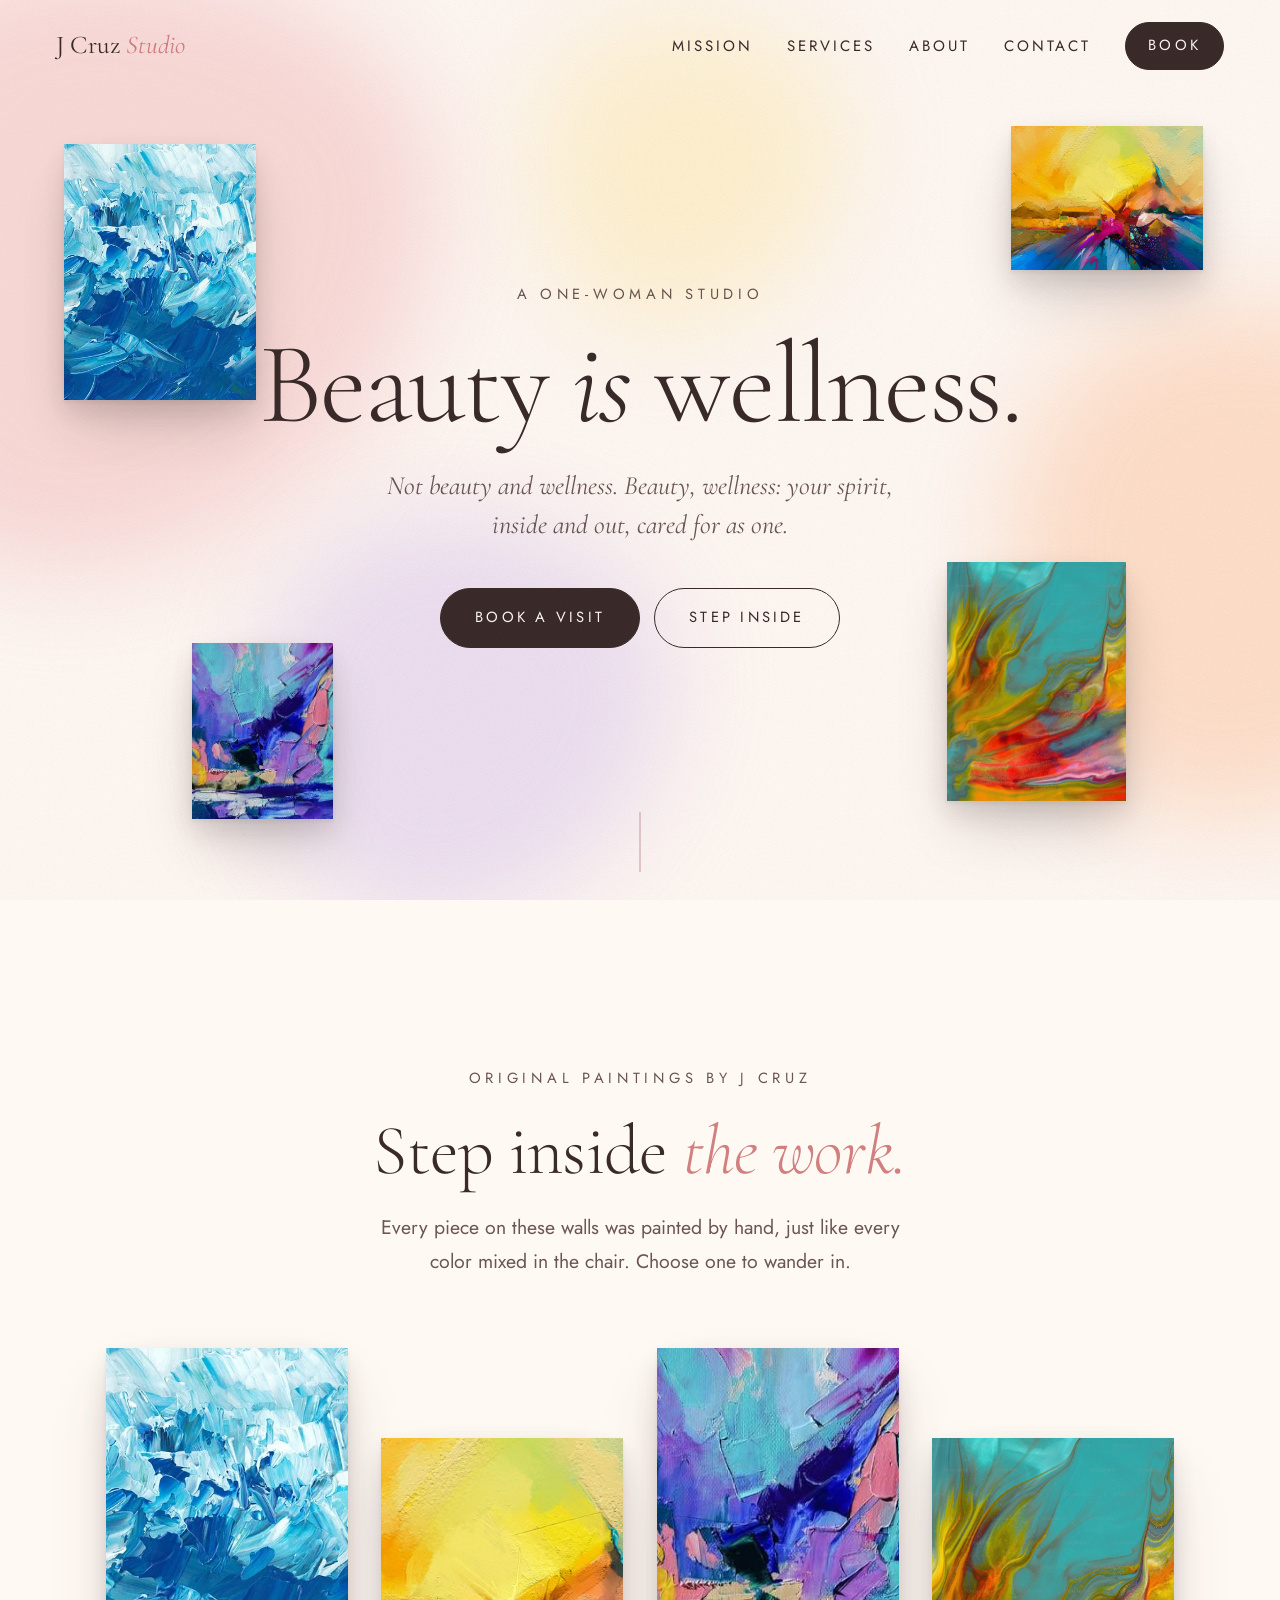
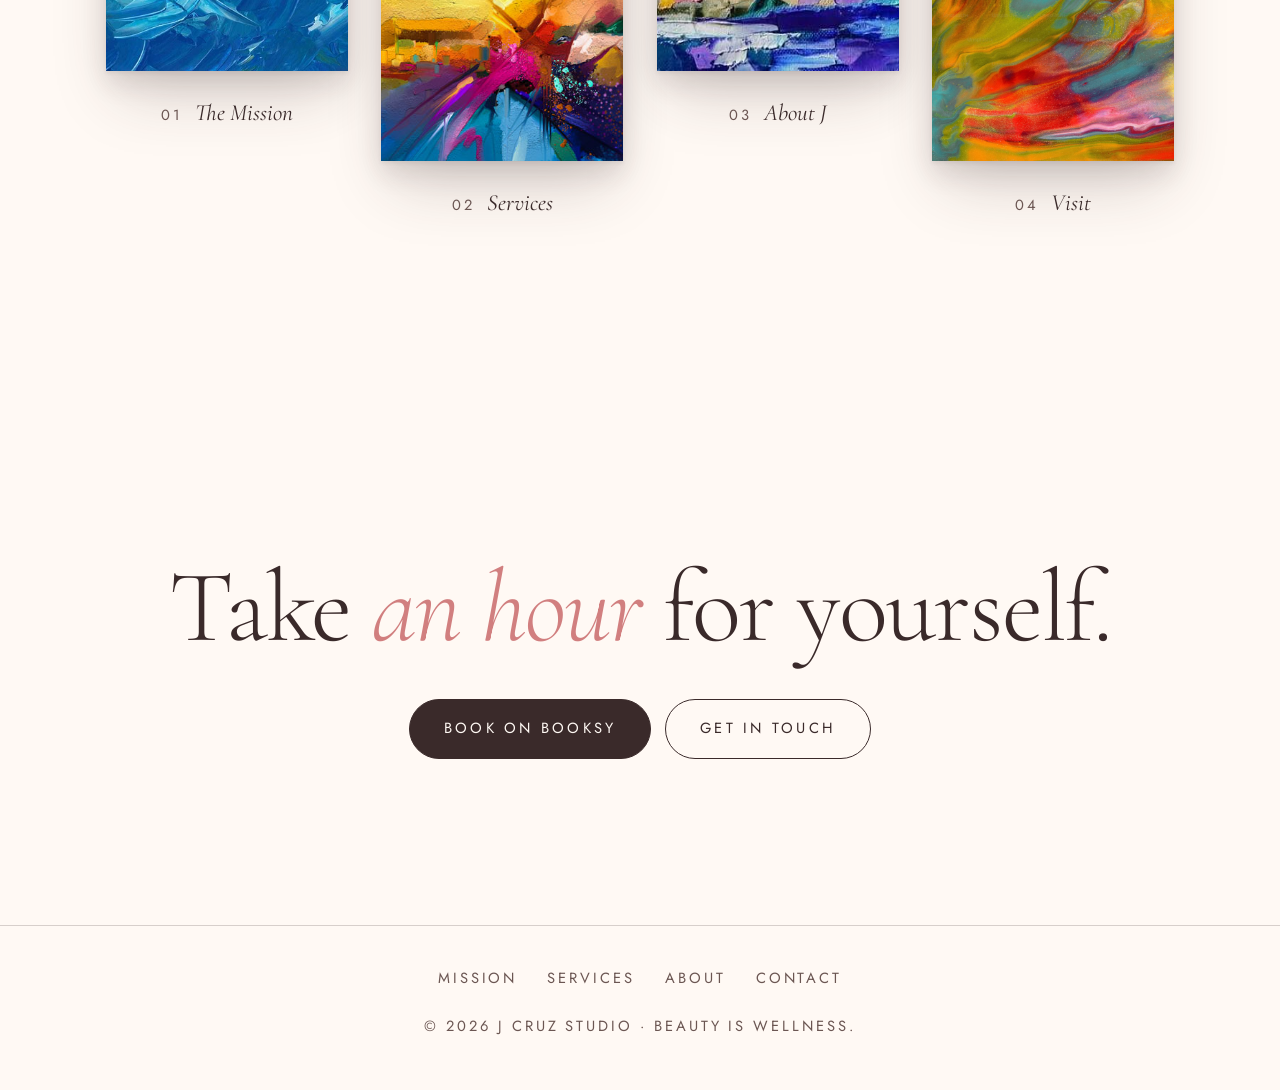
<file: index.html>
<!DOCTYPE html>
<html lang="en">
<head>
  <meta charset="UTF-8">
  <meta name="viewport" content="width=device-width, initial-scale=1.0">
  <title>J Cruz Studio · Beauty is Wellness</title>
  <meta name="description" content="J Cruz Studio is a one-woman studio built on one belief: beauty is wellness. Color, cut, and care, one client at a time.">

  <link rel="preconnect" href="https://fonts.googleapis.com">
  <link rel="preconnect" href="https://fonts.gstatic.com" crossorigin>
  <link href="https://fonts.googleapis.com/css2?family=Cormorant+Garamond:ital,wght@0,300;0,400;0,500;1,300;1,400&family=Jost:wght@300;400;500&display=swap" rel="stylesheet">
  <link rel="stylesheet" href="style.css">
</head>
<body>

  <!-- Soft watercolor "paint" that drifts behind everything as you scroll -->
  <div class="paint" aria-hidden="true">
    <span class="blob b1" data-wander="0"></span>
    <span class="blob b2" data-wander="1.4"></span>
    <span class="blob b3" data-wander="2.8"></span>
    <span class="blob b4" data-wander="4.2"></span>
  </div>

  <header class="nav">
    <a href="index.html" class="logo">J Cruz <span>Studio</span></a>
    <button class="nav-toggle" aria-label="Open menu" aria-expanded="false">
      <span></span><span></span>
    </button>
    <nav class="nav-links">
      <a href="mission.html">Mission</a>
      <a href="services.html">Services</a>
      <a href="about.html">About</a>
      <a href="contact.html">Contact</a>
      <a href="https://booksy.com/en-us/1293457_jcruz-studio_hair-salon_29902_brooklyn" target="_blank" rel="noopener" class="btn btn-small">Book</a>
    </nav>
  </header>

  <main>

    <!-- ========== HERO ========== -->
    <section class="hero">
      <!-- Floating paintings. Drop her art into /images as art-1.jpg ... art-6.jpg -->
      <div class="hero-art art art-1 ha1" data-speed="-0.25"></div>
      <div class="hero-art art art-2 ha2" data-speed="-0.4"></div>
      <div class="hero-art art art-3 ha3" data-speed="-0.15"></div>
      <div class="hero-art art art-4 ha4" data-speed="-0.35"></div>

      <div class="hero-inner">
        <p class="eyebrow">A one-woman studio</p>
        <h1 class="hero-title">
          <span class="word">Beauty</span>
          <em class="word">is</em>
          <span class="word">wellness.</span>
        </h1>
        <p class="hero-sub">Not beauty <i>and</i> wellness. Beauty, wellness: your spirit, inside and out, cared for as one.</p>
        <div class="hero-cta">
          <a href="https://booksy.com/en-us/1293457_jcruz-studio_hair-salon_29902_brooklyn" target="_blank" rel="noopener" class="btn">Book a visit</a>
          <a href="#gallery" class="btn btn-ghost">Step inside</a>
        </div>
      </div>

      <a href="#gallery" class="scroll-cue" aria-label="Scroll down"><span></span></a>
    </section>

    <!-- ========== GALLERY: each painting opens a page ========== -->
    <section id="gallery" class="section gallery">
      <div class="container">
        <p class="eyebrow reveal">Original paintings by J Cruz</p>
        <h2 class="section-title reveal">Step inside <em>the work.</em></h2>
        <p class="lead reveal">Every piece on these walls was painted by hand, just like every color mixed in the chair. Choose one to wander in.</p>

        <div class="frames">
          <a href="mission.html" class="frame reveal">
            <div class="art art-1"></div>
            <span class="frame-label"><span>01</span><strong>The Mission</strong></span>
          </a>
          <a href="services.html" class="frame reveal">
            <div class="art art-2"></div>
            <span class="frame-label"><span>02</span><strong>Services</strong></span>
          </a>
          <a href="about.html" class="frame reveal">
            <div class="art art-3"></div>
            <span class="frame-label"><span>03</span><strong>About J</strong></span>
          </a>
          <a href="contact.html" class="frame reveal">
            <div class="art art-4"></div>
            <span class="frame-label"><span>04</span><strong>Visit</strong></span>
          </a>
        </div>
      </div>
    </section>


    <section class="section cta">
      <div class="container">
        <h2 class="contact-title reveal">Take <em>an hour</em> for yourself.</h2>
        <div class="hero-cta center reveal">
          <a href="https://booksy.com/en-us/1293457_jcruz-studio_hair-salon_29902_brooklyn" target="_blank" rel="noopener" class="btn">Book on Booksy</a>
          <a href="contact.html" class="btn btn-ghost">Get in touch</a>
        </div>
      </div>
    </section>

  </main>

  <footer class="footer">
    <nav class="footer-links"><a href="mission.html">Mission</a> <a href="services.html">Services</a> <a href="about.html">About</a> <a href="contact.html">Contact</a></nav>
    <p>© <span data-year></span> J Cruz Studio · Beauty is wellness.</p>
  </footer>

  <script src="script.js"></script>
</body>
</html>
</file>
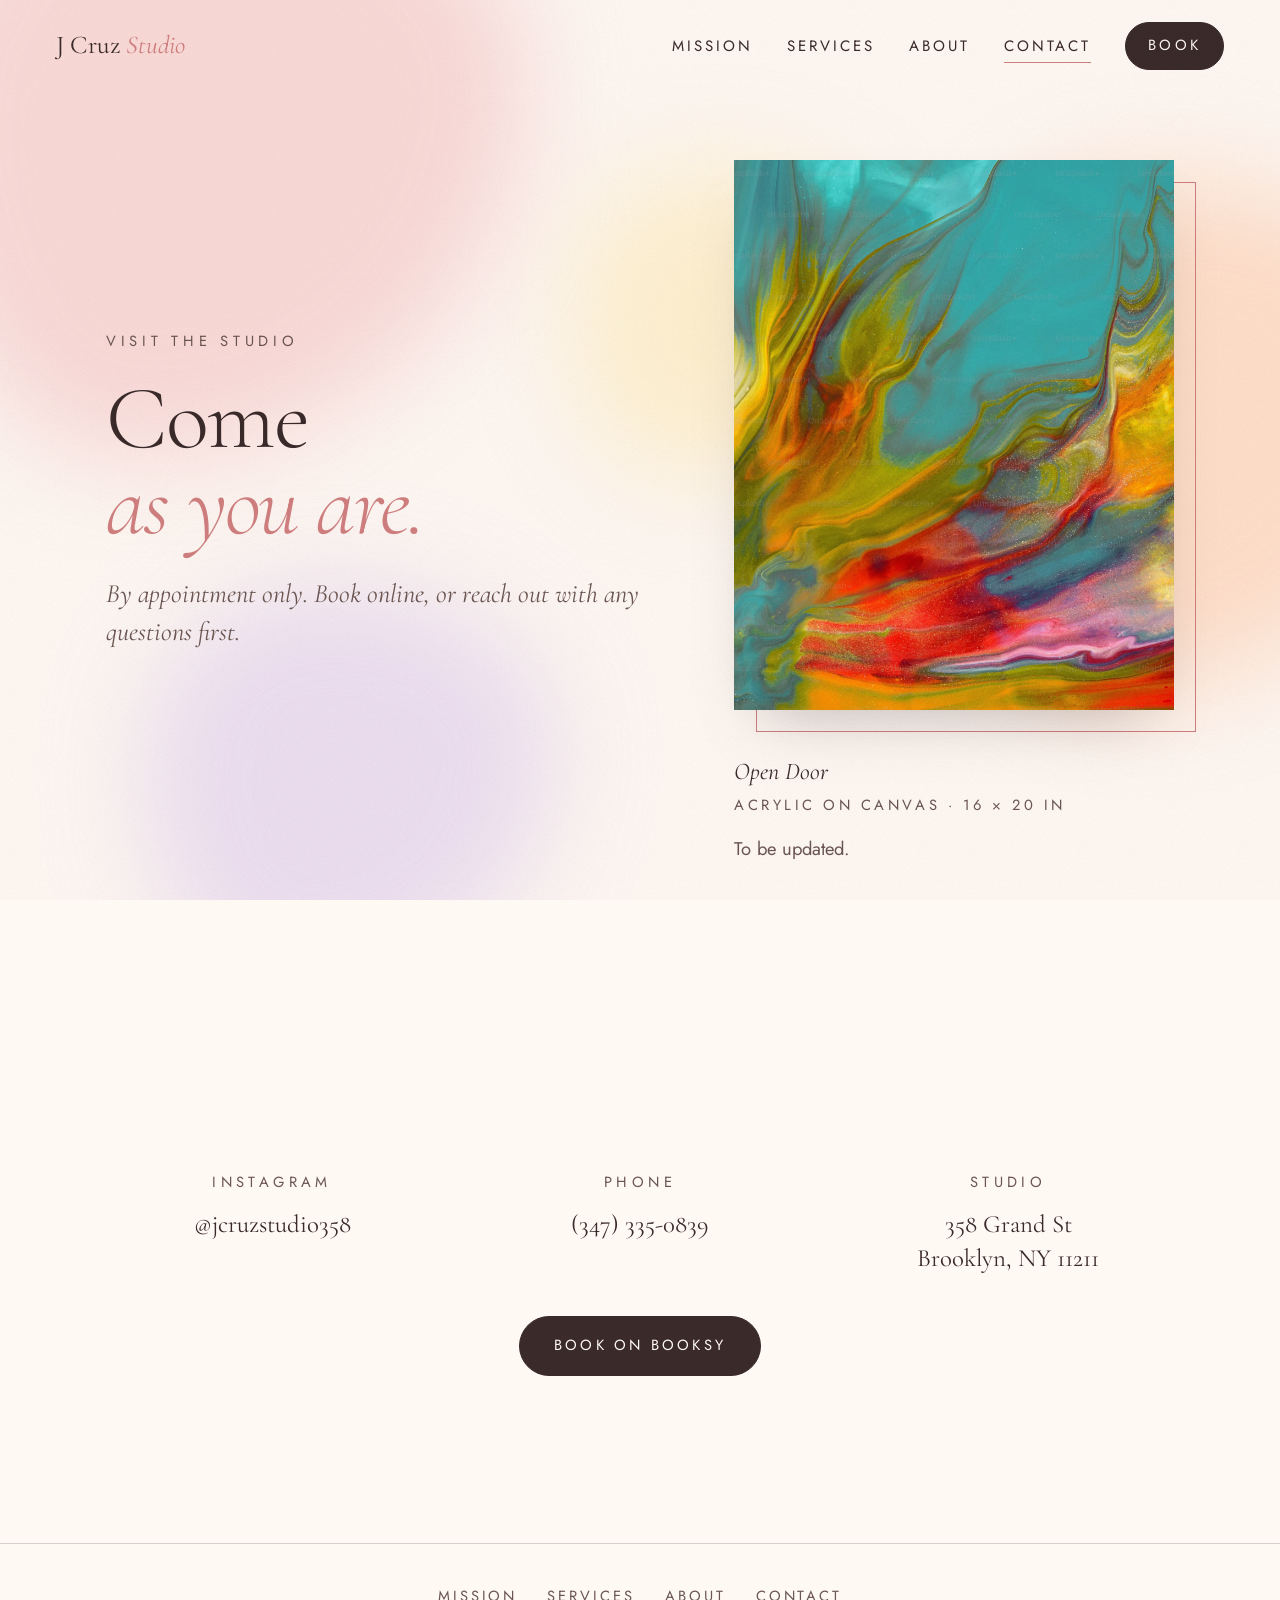
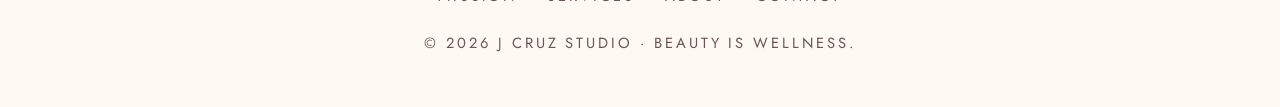
<file: contact.html>
<!DOCTYPE html>
<html lang="en">
<head>
  <meta charset="UTF-8">
  <meta name="viewport" content="width=device-width, initial-scale=1.0">
  <title>Contact · J Cruz Studio</title>
  <meta name="description" content="Find J Cruz Studio: Instagram, phone, and address. By appointment only.">

  <link rel="preconnect" href="https://fonts.googleapis.com">
  <link rel="preconnect" href="https://fonts.gstatic.com" crossorigin>
  <link href="https://fonts.googleapis.com/css2?family=Cormorant+Garamond:ital,wght@0,300;0,400;0,500;1,300;1,400&family=Jost:wght@300;400;500&display=swap" rel="stylesheet">
  <link rel="stylesheet" href="style.css">
</head>
<body>

  <!-- Soft watercolor "paint" that drifts behind everything as you scroll -->
  <div class="paint" aria-hidden="true">
    <span class="blob b1" data-wander="1.6"></span>
    <span class="blob b2" data-wander="3.0"></span>
    <span class="blob b3" data-wander="4.4"></span>
    <span class="blob b4" data-wander="5.8"></span>
  </div>

  <header class="nav">
    <a href="index.html" class="logo">J Cruz <span>Studio</span></a>
    <button class="nav-toggle" aria-label="Open menu" aria-expanded="false">
      <span></span><span></span>
    </button>
    <nav class="nav-links">
      <a href="mission.html">Mission</a>
      <a href="services.html">Services</a>
      <a href="about.html">About</a>
      <a href="contact.html" aria-current="page">Contact</a>
      <a href="https://booksy.com/en-us/1293457_jcruz-studio_hair-salon_29902_brooklyn" target="_blank" rel="noopener" class="btn btn-small">Book</a>
    </nav>
  </header>

  <main>

    <section class="page-hero">
      <div class="container page-hero-grid">
        <div>
          <p class="eyebrow">Visit the studio</p>
          <h1 class="page-title">
            <span class="word">Come</span>
            <em class="word">as you are.</em>
          </h1>

          <p class="hero-sub left">By appointment only. Book online, or reach out with any questions first.</p>
        </div>
        <figure class="piece ">
          <!-- TODO: painting title, medium/size and blurb are placeholders -->
          <div class="art art-4"></div>
          <figcaption>
            <span class="piece-title">Open Door</span>
            <span class="piece-meta">Acrylic on canvas · 16 × 20 in</span>
            <p class="piece-blurb">To be updated.</p>
          </figcaption>
        </figure>
      </div>
    </section>

    <section class="section contact">
      <div class="container">
        <!-- TODO: add her phone number -->
        <div class="contact-grid">
          <div class="contact-item reveal">
            <span class="label">Instagram</span>
            <a href="https://www.instagram.com/jcruzstudio358/" target="_blank" rel="noopener">@jcruzstudio358</a>
          </div>
          <div class="contact-item reveal">
            <span class="label">Phone</span>
            <a href="tel:+13473350839">(347) 335-0839</a>
          </div>
          <div class="contact-item reveal">
            <span class="label">Studio</span>
            <a href="https://maps.google.com/?q=358+Grand+St,+Brooklyn,+NY+11211" target="_blank" rel="noopener">358 Grand St<br>Brooklyn, NY 11211</a>
          </div>
        </div>

        <div class="hero-cta center reveal">
          <a href="https://booksy.com/en-us/1293457_jcruz-studio_hair-salon_29902_brooklyn" target="_blank" rel="noopener" class="btn">Book on Booksy</a>
        </div>
      </div>
    </section>

  </main>

  <footer class="footer">
    <nav class="footer-links"><a href="mission.html">Mission</a> <a href="services.html">Services</a> <a href="about.html">About</a> <a href="contact.html">Contact</a></nav>
    <p>© <span data-year></span> J Cruz Studio · Beauty is wellness.</p>
  </footer>

  <script src="script.js"></script>
</body>
</html>
</file>
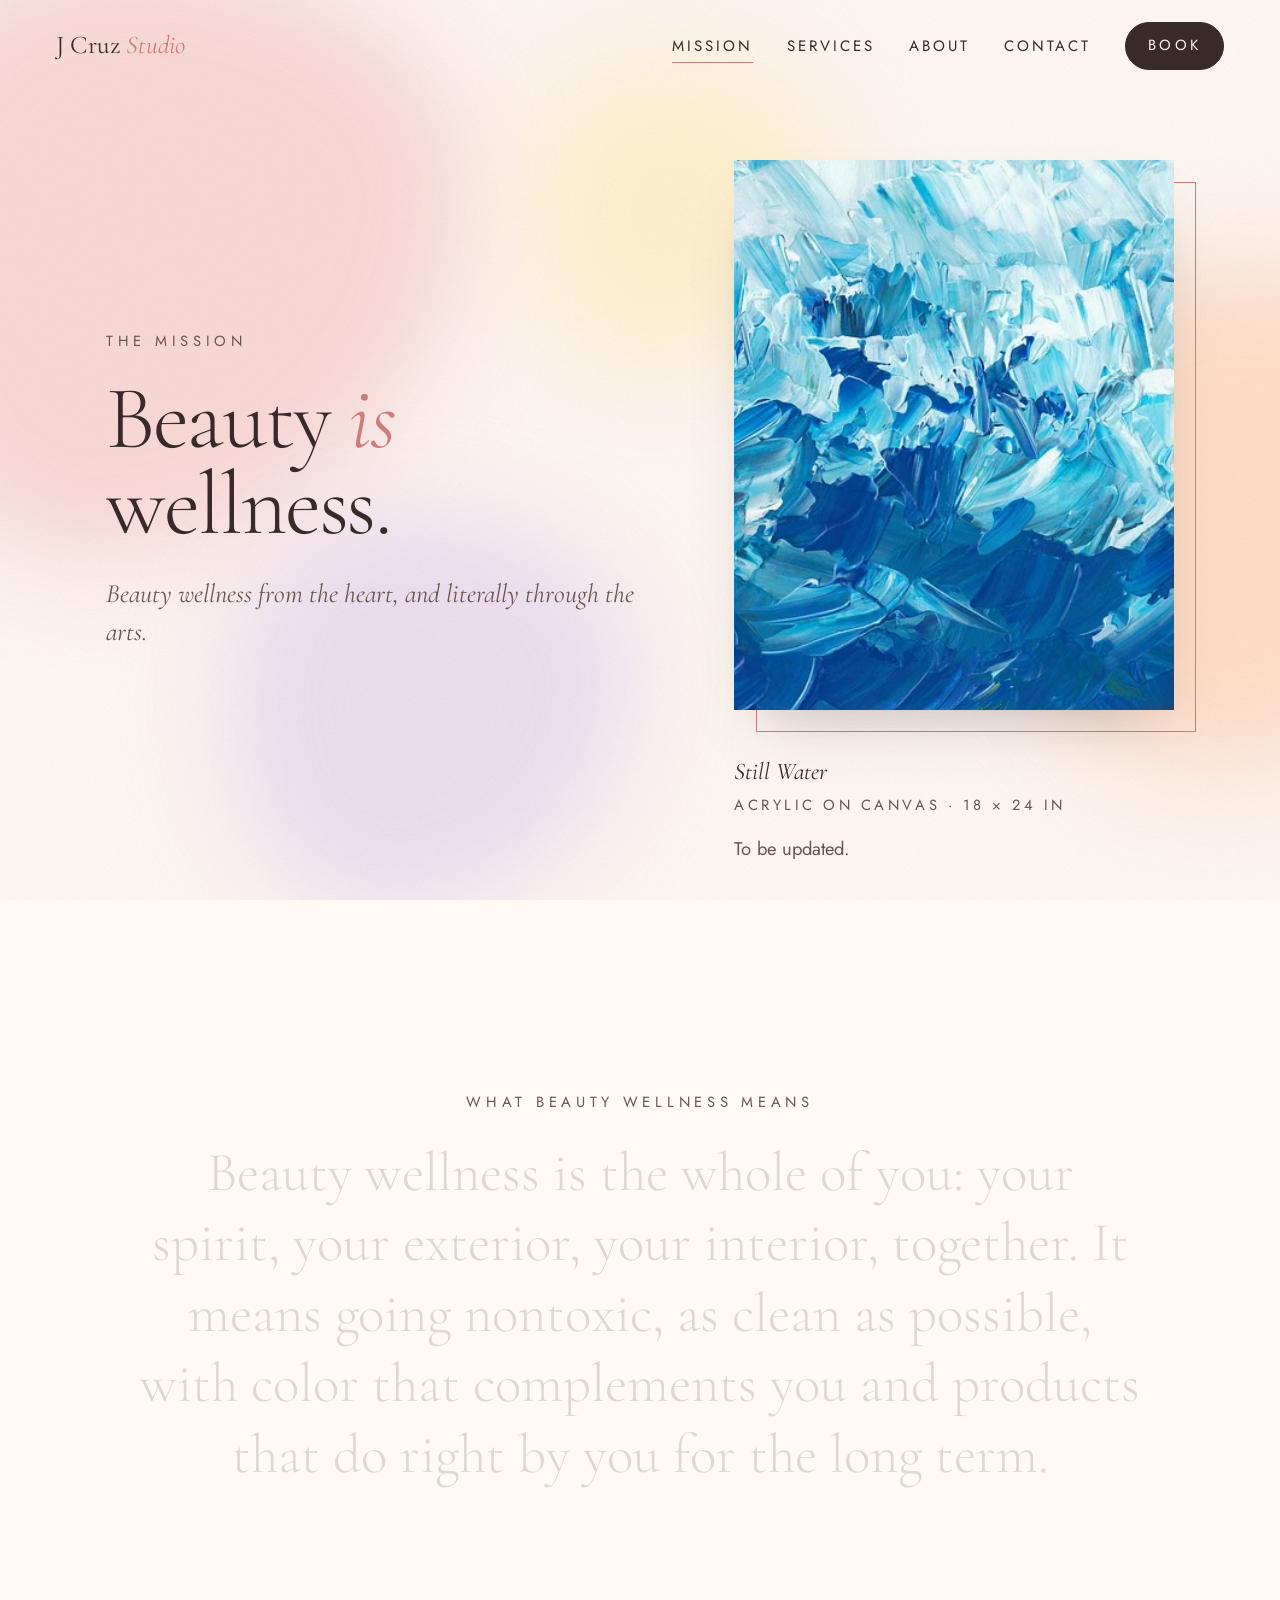
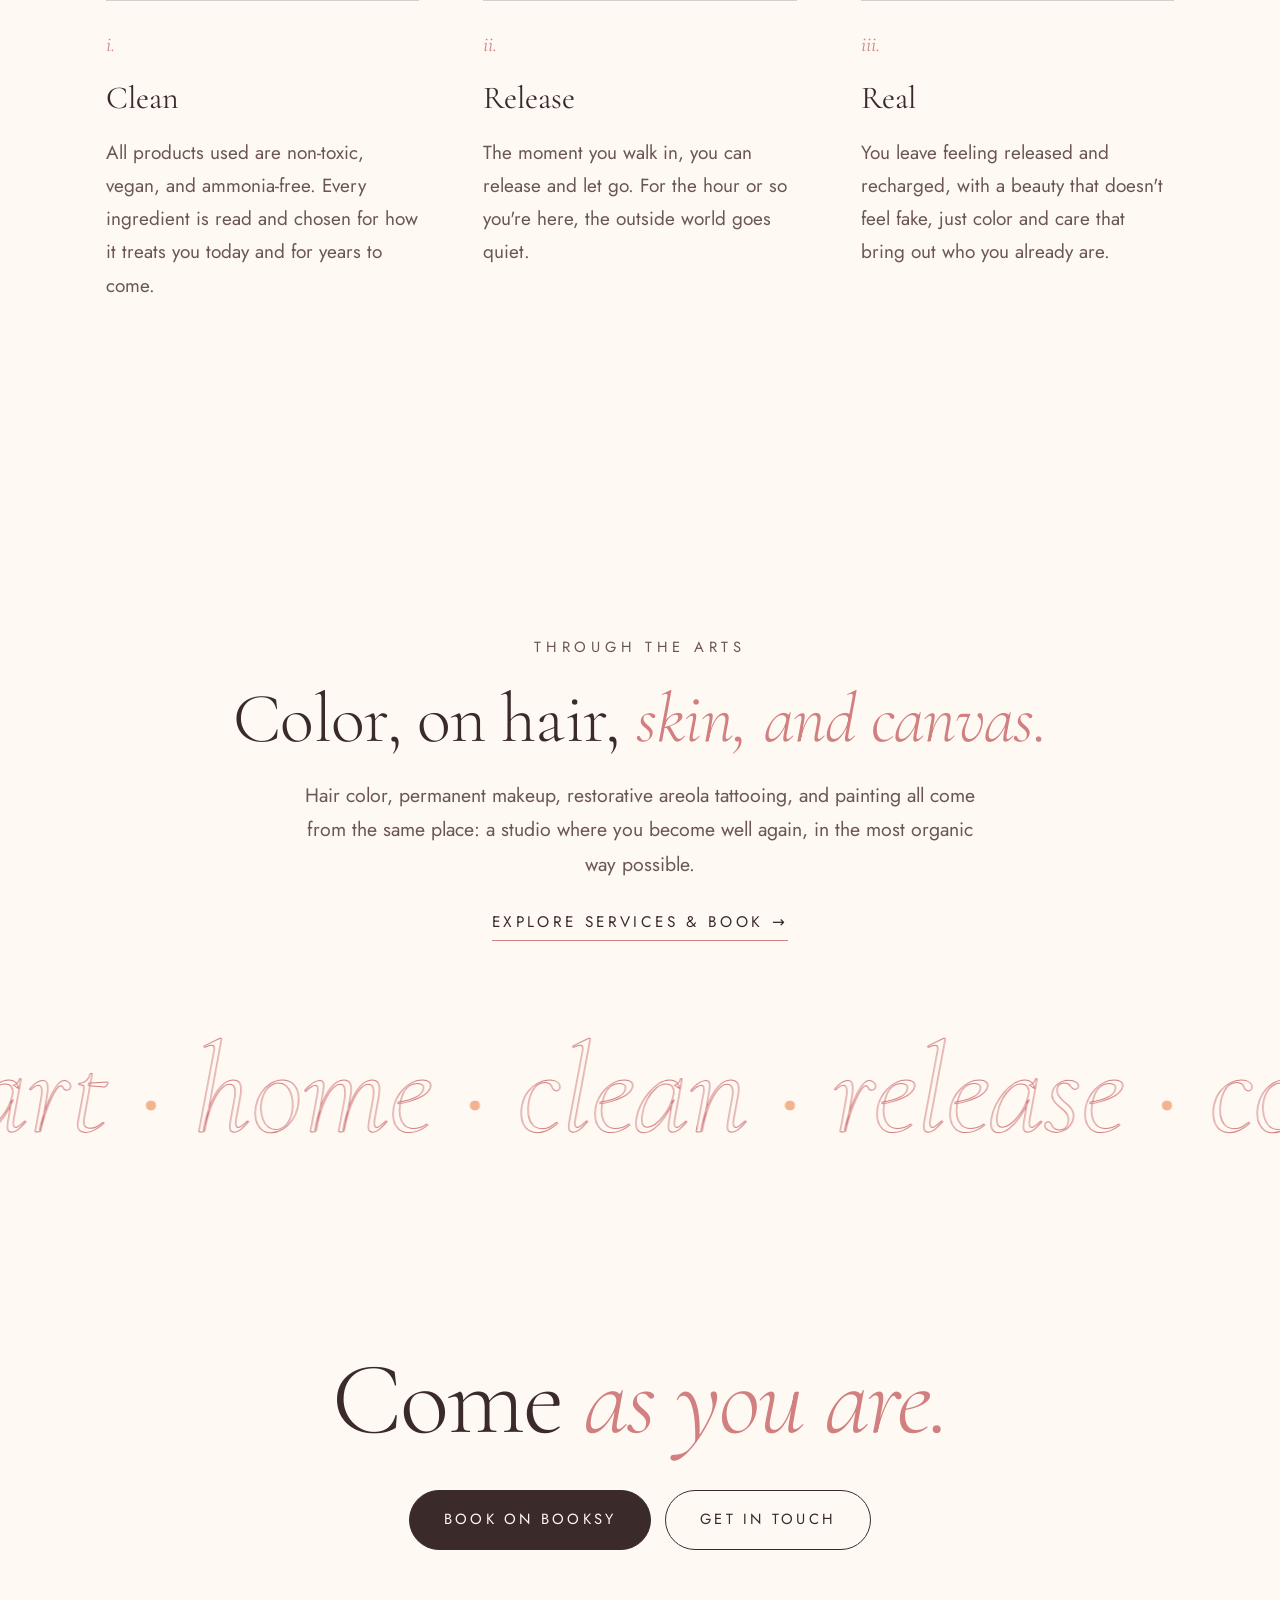
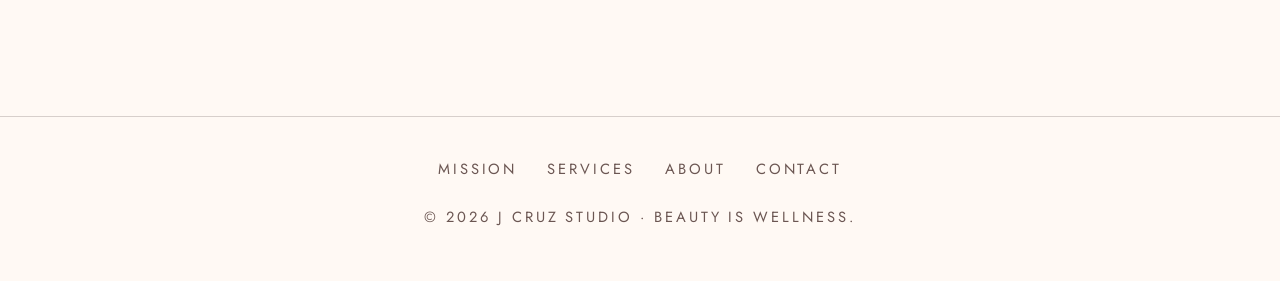
<file: mission.html>
<!DOCTYPE html>
<html lang="en">
<head>
  <meta charset="UTF-8">
  <meta name="viewport" content="width=device-width, initial-scale=1.0">
  <title>The Mission · J Cruz Studio</title>
  <meta name="description" content="Beauty wellness from the heart and through the arts: clean, nontoxic color and a place to let go.">

  <link rel="preconnect" href="https://fonts.googleapis.com">
  <link rel="preconnect" href="https://fonts.gstatic.com" crossorigin>
  <link href="https://fonts.googleapis.com/css2?family=Cormorant+Garamond:ital,wght@0,300;0,400;0,500;1,300;1,400&family=Jost:wght@300;400;500&display=swap" rel="stylesheet">
  <link rel="stylesheet" href="style.css">
</head>
<body>

  <!-- Soft watercolor "paint" that drifts behind everything as you scroll -->
  <div class="paint" aria-hidden="true">
    <span class="blob b1" data-wander="0.4"></span>
    <span class="blob b2" data-wander="1.8"></span>
    <span class="blob b3" data-wander="3.2"></span>
    <span class="blob b4" data-wander="4.6"></span>
  </div>

  <header class="nav">
    <a href="index.html" class="logo">J Cruz <span>Studio</span></a>
    <button class="nav-toggle" aria-label="Open menu" aria-expanded="false">
      <span></span><span></span>
    </button>
    <nav class="nav-links">
      <a href="mission.html" aria-current="page">Mission</a>
      <a href="services.html">Services</a>
      <a href="about.html">About</a>
      <a href="contact.html">Contact</a>
      <a href="https://booksy.com/en-us/1293457_jcruz-studio_hair-salon_29902_brooklyn" target="_blank" rel="noopener" class="btn btn-small">Book</a>
    </nav>
  </header>

  <main>

    <section class="page-hero">
      <div class="container page-hero-grid">
        <div>
          <p class="eyebrow">The Mission</p>
          <h1 class="page-title">
            <span class="word">Beauty</span>
            <em class="word">is</em>
            <span class="word">wellness.</span>
          </h1>

          <p class="hero-sub left">Beauty wellness from the heart, and literally through the arts.</p>
        </div>
        <figure class="piece ">
          <!-- TODO: painting title, medium/size and blurb are placeholders -->
          <div class="art art-1"></div>
          <figcaption>
            <span class="piece-title">Still Water</span>
            <span class="piece-meta">Acrylic on canvas · 18 × 24 in</span>
            <p class="piece-blurb">To be updated.</p>
          </figcaption>
        </figure>
      </div>
    </section>

    <section class="section mission">
      <div class="container">
        <p class="eyebrow reveal">What beauty wellness means</p>
        <!-- Words light up one by one as you scroll -->
        <p class="mission-statement" data-words>
          Beauty wellness is the whole of you: your spirit, your exterior, your interior, together. It means going nontoxic, as clean as possible, with color that complements you and products that do right by you for the long term.
        </p>

        <div class="pillars">
          <div class="pillar reveal">
            <span class="num">i.</span>
            <h3>Clean</h3>
            <p>All products used are non-toxic, vegan, and ammonia-free. Every ingredient is read and chosen for how it treats you today and for years to come.</p>
          </div>
          <div class="pillar reveal">
            <span class="num">ii.</span>
            <h3>Release</h3>
            <p>The moment you walk in, you can release and let go. For the hour or so you're here, the outside world goes quiet.</p>
          </div>
          <div class="pillar reveal">
            <span class="num">iii.</span>
            <h3>Real</h3>
            <p>You leave feeling released and recharged, with a beauty that doesn't feel fake, just color and care that bring out who you already are.</p>
          </div>
        </div>
      </div>
    </section>

    <section class="section mission-arts">
      <div class="container">
        <p class="eyebrow reveal">Through the arts</p>
        <h2 class="section-title reveal">Color, on hair, <em>skin, and canvas.</em></h2>
        <p class="lead reveal">Hair color, permanent makeup, restorative areola tattooing, and painting all come from the same place: a studio where you become well again, in the most organic way possible.</p>
        <a href="services.html" class="text-link reveal">Explore services &amp; book <span>→</span></a>
      </div>
    </section>

    <!-- Words that drift sideways as you scroll -->
    <div class="drift-band" aria-hidden="true">
      <div class="drift" data-drift="-0.6">
        clean <i>·</i> release <i>·</i> color <i>·</i> heart <i>·</i> art <i>·</i> home <i>·</i>
        clean <i>·</i> release <i>·</i> color <i>·</i> heart <i>·</i> art <i>·</i> home <i>·</i>
      </div>
    </div>

    <section class="section cta">
      <div class="container">
        <h2 class="contact-title reveal">Come <em>as you are.</em></h2>
        <div class="hero-cta center reveal">
          <a href="https://booksy.com/en-us/1293457_jcruz-studio_hair-salon_29902_brooklyn" target="_blank" rel="noopener" class="btn">Book on Booksy</a>
          <a href="contact.html" class="btn btn-ghost">Get in touch</a>
        </div>
      </div>
    </section>
  </main>

  <footer class="footer">
    <nav class="footer-links"><a href="mission.html">Mission</a> <a href="services.html">Services</a> <a href="about.html">About</a> <a href="contact.html">Contact</a></nav>
    <p>© <span data-year></span> J Cruz Studio · Beauty is wellness.</p>
  </footer>

  <script src="script.js"></script>
</body>
</html>
</file>
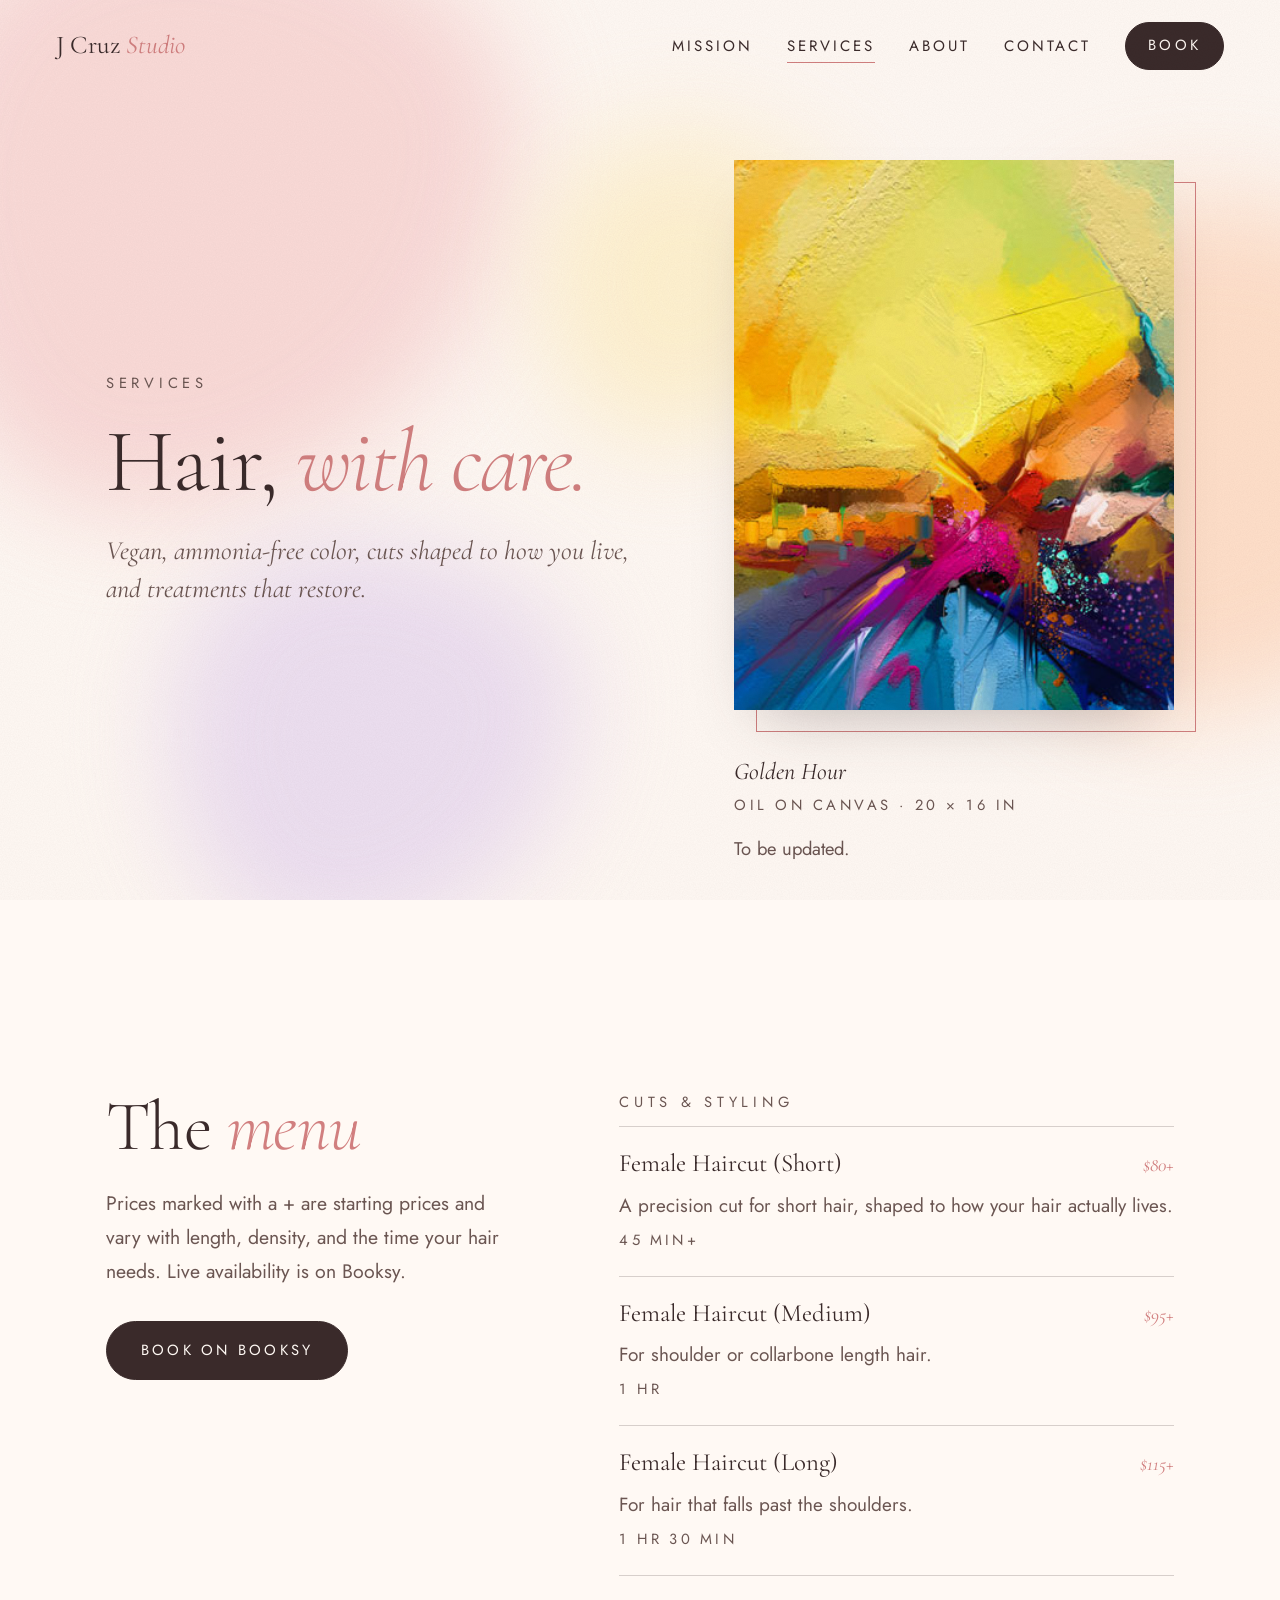
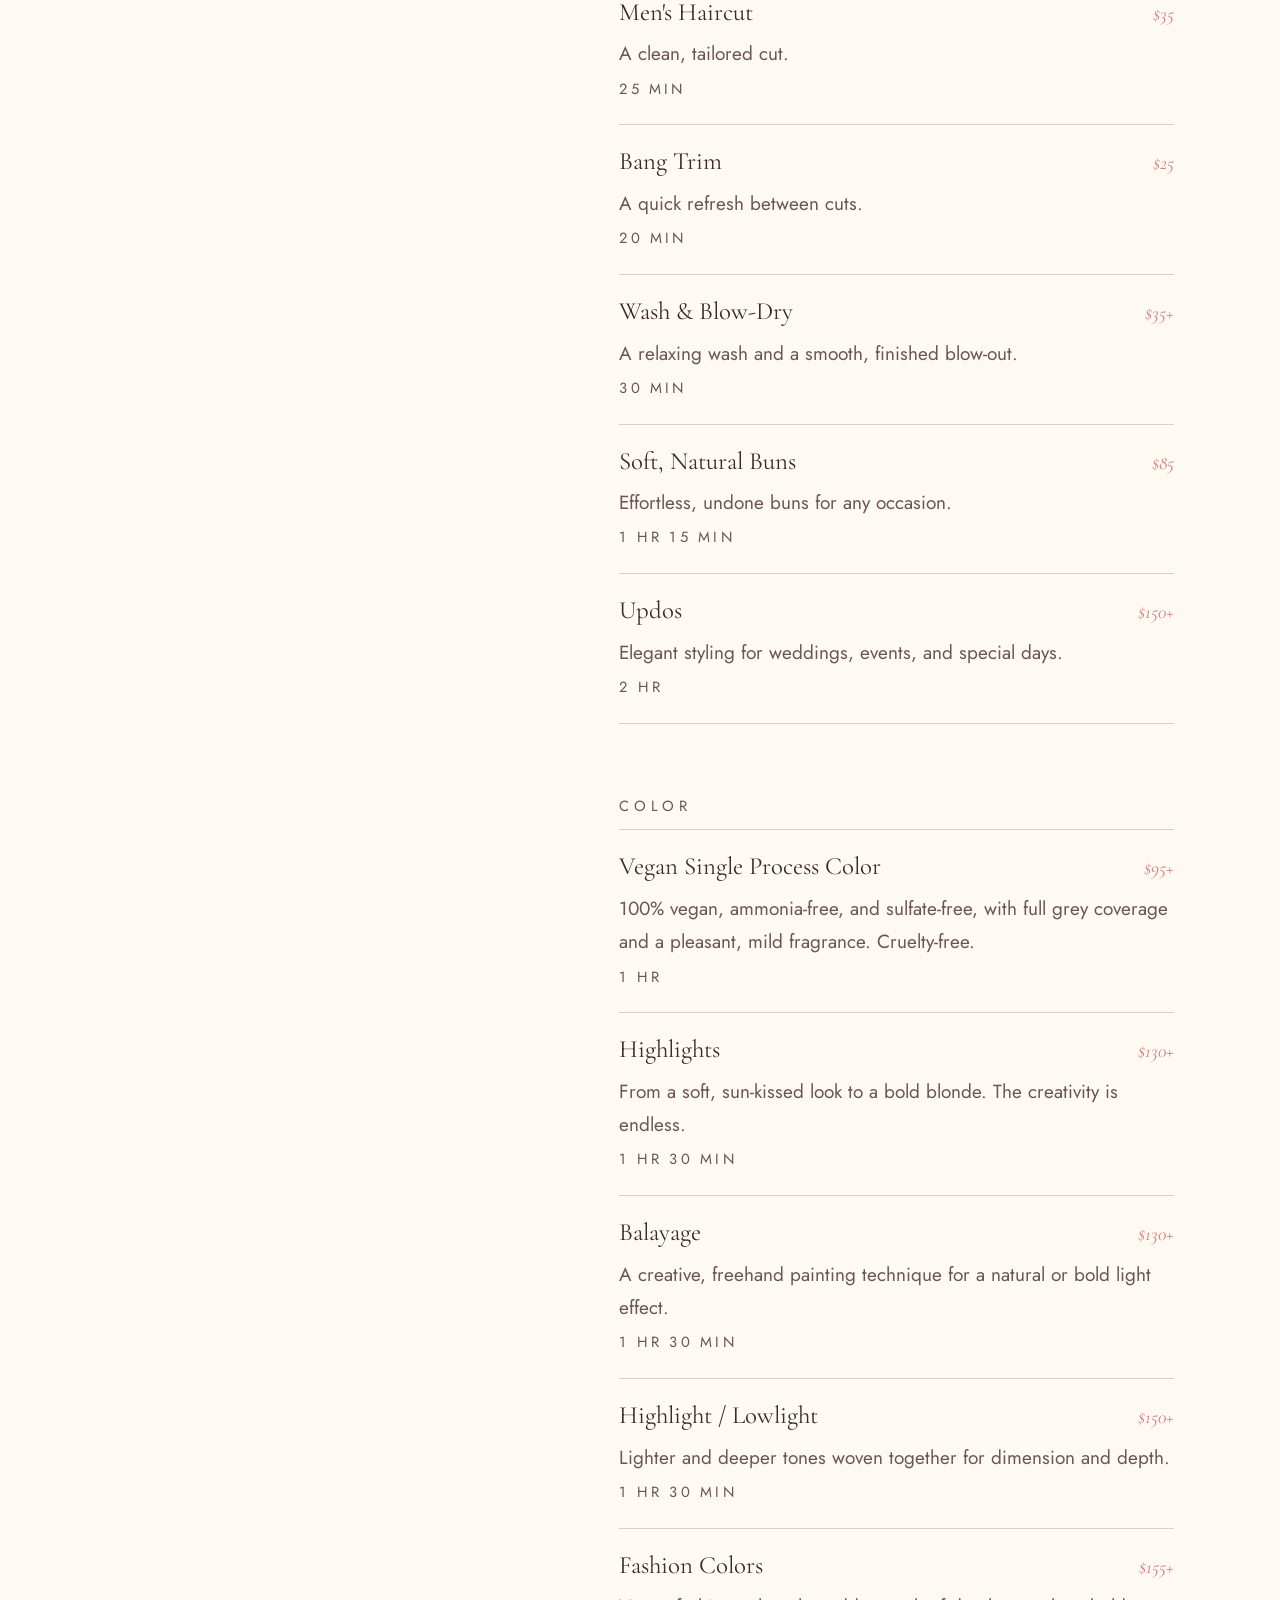
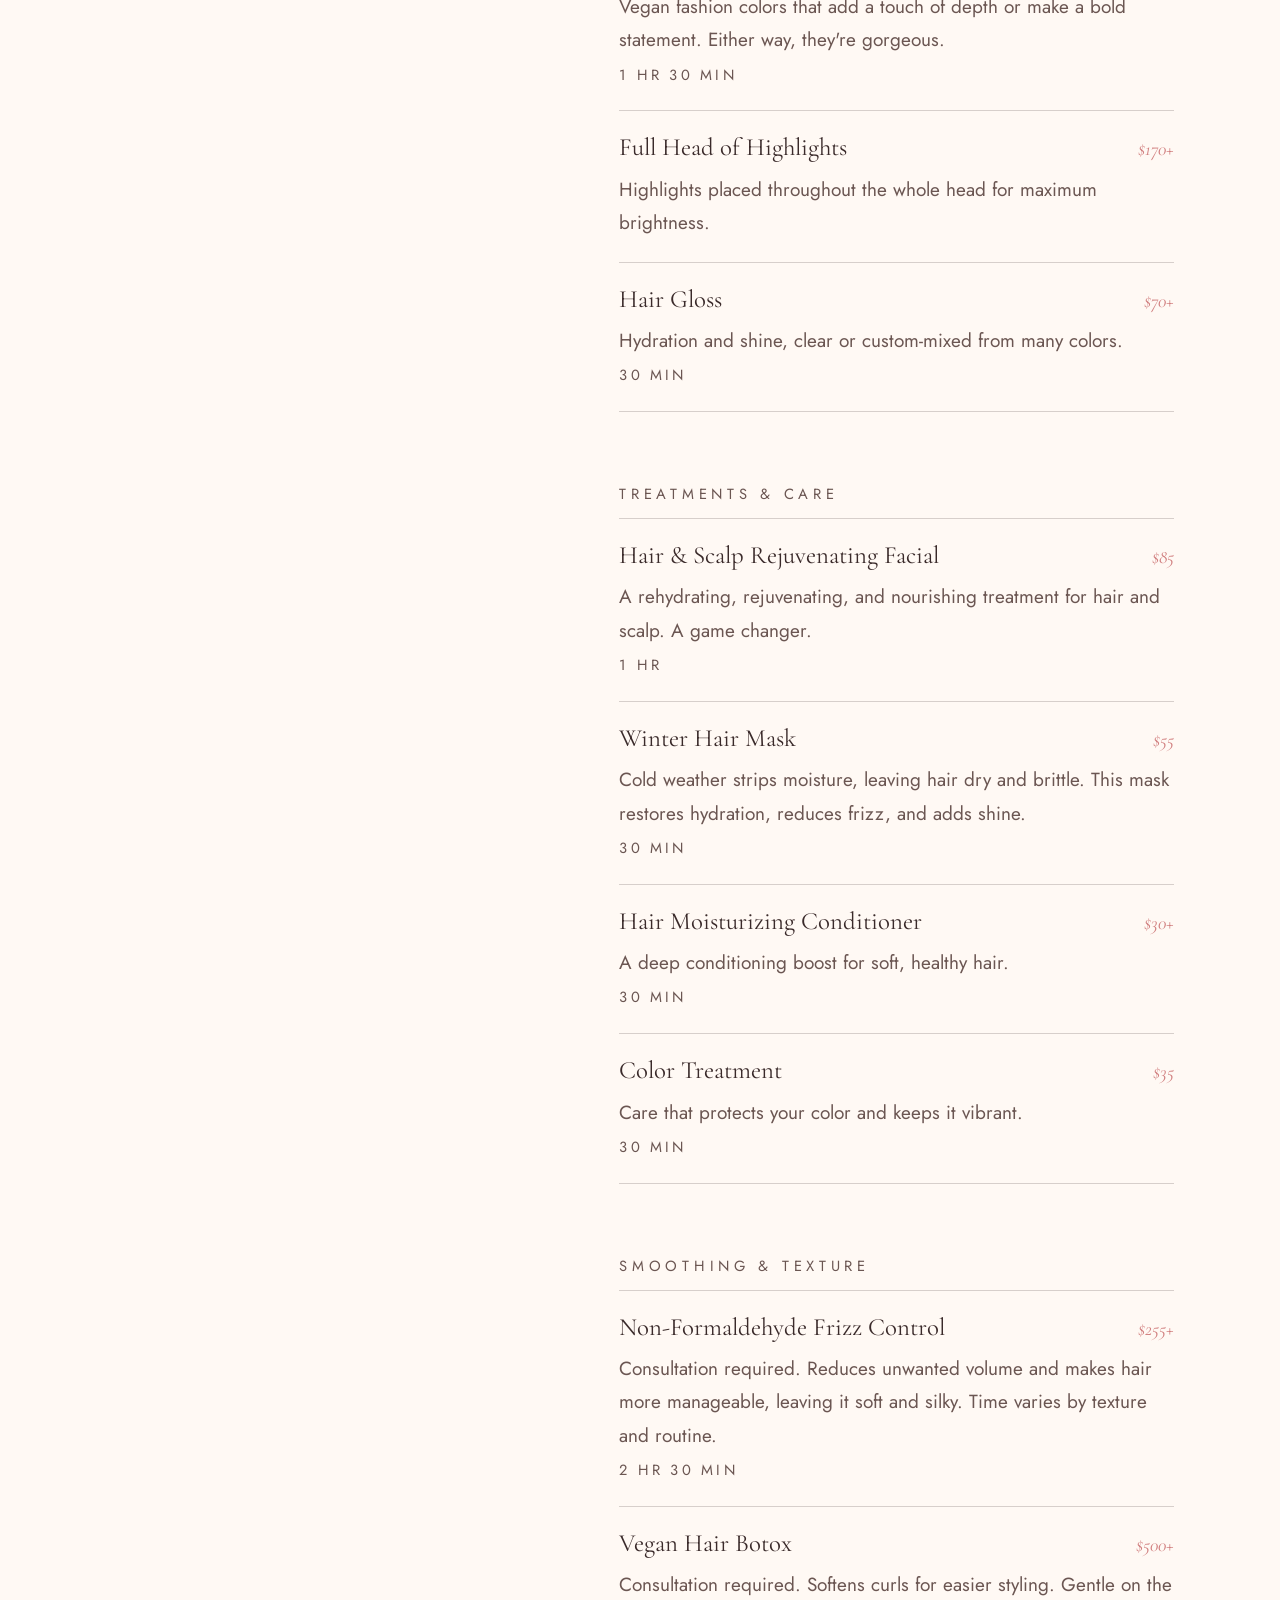
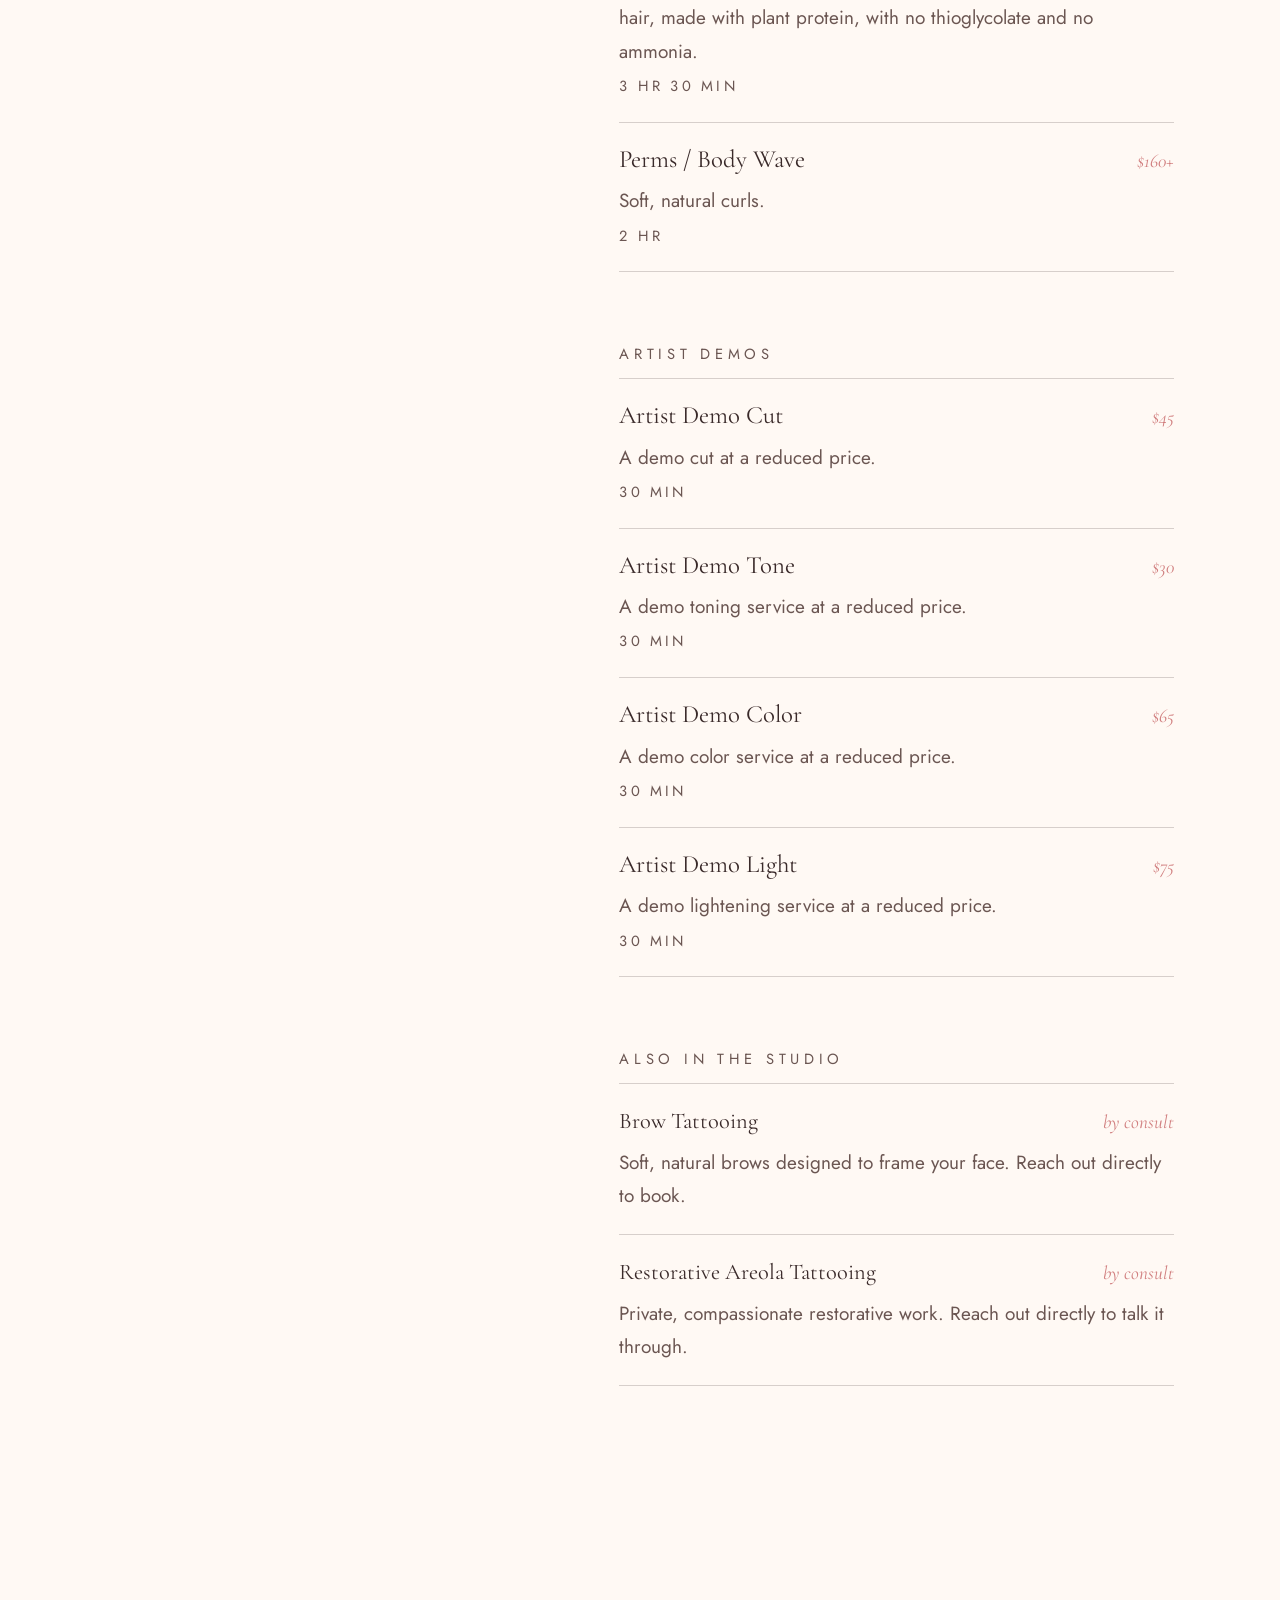
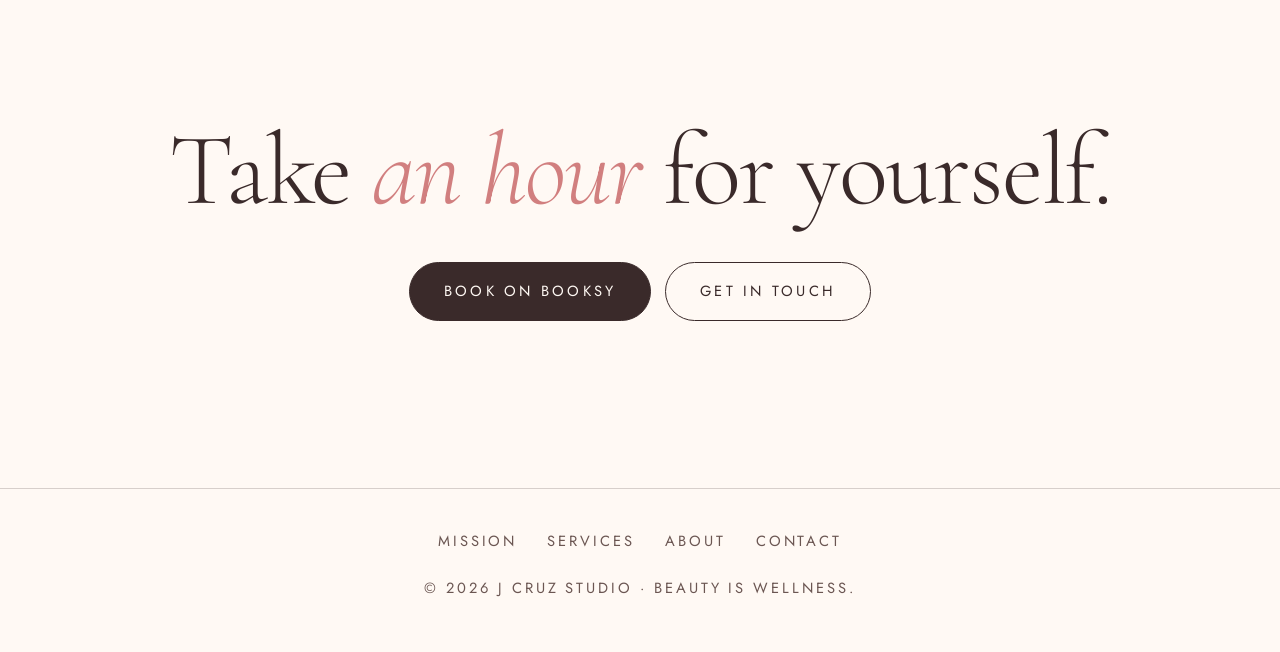
<file: services.html>
<!DOCTYPE html>
<html lang="en">
<head>
  <meta charset="UTF-8">
  <meta name="viewport" content="width=device-width, initial-scale=1.0">
  <title>Services · J Cruz Studio</title>
  <meta name="description" content="Cuts, color, and restorative scalp rituals at J Cruz Studio. Book on Booksy.">

  <link rel="preconnect" href="https://fonts.googleapis.com">
  <link rel="preconnect" href="https://fonts.gstatic.com" crossorigin>
  <link href="https://fonts.googleapis.com/css2?family=Cormorant+Garamond:ital,wght@0,300;0,400;0,500;1,300;1,400&family=Jost:wght@300;400;500&display=swap" rel="stylesheet">
  <link rel="stylesheet" href="style.css">
</head>
<body>

  <!-- Soft watercolor "paint" that drifts behind everything as you scroll -->
  <div class="paint" aria-hidden="true">
    <span class="blob b1" data-wander="1.1"></span>
    <span class="blob b2" data-wander="2.5"></span>
    <span class="blob b3" data-wander="3.9"></span>
    <span class="blob b4" data-wander="5.3"></span>
  </div>

  <header class="nav">
    <a href="index.html" class="logo">J Cruz <span>Studio</span></a>
    <button class="nav-toggle" aria-label="Open menu" aria-expanded="false">
      <span></span><span></span>
    </button>
    <nav class="nav-links">
      <a href="mission.html">Mission</a>
      <a href="services.html" aria-current="page">Services</a>
      <a href="about.html">About</a>
      <a href="contact.html">Contact</a>
      <a href="https://booksy.com/en-us/1293457_jcruz-studio_hair-salon_29902_brooklyn" target="_blank" rel="noopener" class="btn btn-small">Book</a>
    </nav>
  </header>

  <main>

    <section class="page-hero">
      <div class="container page-hero-grid">
        <div>
          <p class="eyebrow">Services</p>
          <h1 class="page-title">
            <span class="word">Hair,</span>
            <em class="word">with care.</em>
          </h1>

          <p class="hero-sub left">Vegan, ammonia-free color, cuts shaped to how you live, and treatments that restore.</p>
        </div>
        <figure class="piece ">
          <!-- TODO: painting title, medium/size and blurb are placeholders -->
          <div class="art art-2"></div>
          <figcaption>
            <span class="piece-title">Golden Hour</span>
            <span class="piece-meta">Oil on canvas · 20 × 16 in</span>
            <p class="piece-blurb">To be updated.</p>
          </figcaption>
        </figure>
      </div>
    </section>

    <section class="section services">
      <div class="container services-grid">

        <div class="services-intro">
          <h2 class="section-title reveal">The <em>menu</em></h2>
          <p class="lead reveal">Prices marked with a + are starting prices and vary with length, density, and the time your hair needs. Live availability is on Booksy.</p>
          <a href="https://booksy.com/en-us/1293457_jcruz-studio_hair-salon_29902_brooklyn" target="_blank" rel="noopener" class="btn reveal">Book on Booksy</a>
        </div>

        <div class="services-list">
          <!-- Services and prices from Booksy. "+" means starting price. -->
          <div class="service-group">
            <p class="service-group-title reveal">Cuts &amp; styling</p>
            <div class="service reveal">
              <h3>Female Haircut (Short)</h3>
              <span class="price">$80+</span>
              <p>A precision cut for short hair, shaped to how your hair actually lives.</p>
              <span class="duration">45 min+</span>
            </div>
            <div class="service reveal">
              <h3>Female Haircut (Medium)</h3>
              <span class="price">$95+</span>
              <p>For shoulder or collarbone length hair.</p>
              <span class="duration">1 hr</span>
            </div>
            <div class="service reveal">
              <h3>Female Haircut (Long)</h3>
              <span class="price">$115+</span>
              <p>For hair that falls past the shoulders.</p>
              <span class="duration">1 hr 30 min</span>
            </div>
            <div class="service reveal">
              <h3>Men's Haircut</h3>
              <span class="price">$35</span>
              <p>A clean, tailored cut.</p>
              <span class="duration">25 min</span>
            </div>
            <div class="service reveal">
              <h3>Bang Trim</h3>
              <span class="price">$25</span>
              <p>A quick refresh between cuts.</p>
              <span class="duration">20 min</span>
            </div>
            <div class="service reveal">
              <h3>Wash &amp; Blow-Dry</h3>
              <span class="price">$35+</span>
              <p>A relaxing wash and a smooth, finished blow-out.</p>
              <span class="duration">30 min</span>
            </div>
            <div class="service reveal">
              <h3>Soft, Natural Buns</h3>
              <span class="price">$85</span>
              <p>Effortless, undone buns for any occasion.</p>
              <span class="duration">1 hr 15 min</span>
            </div>
            <div class="service reveal">
              <h3>Updos</h3>
              <span class="price">$150+</span>
              <p>Elegant styling for weddings, events, and special days.</p>
              <span class="duration">2 hr</span>
            </div>
          </div>

          <div class="service-group">
            <p class="service-group-title reveal">Color</p>
            <div class="service reveal">
              <h3>Vegan Single Process Color</h3>
              <span class="price">$95+</span>
              <p>100% vegan, ammonia-free, and sulfate-free, with full grey coverage and a pleasant, mild fragrance. Cruelty-free.</p>
              <span class="duration">1 hr</span>
            </div>
            <div class="service reveal">
              <h3>Highlights</h3>
              <span class="price">$130+</span>
              <p>From a soft, sun-kissed look to a bold blonde. The creativity is endless.</p>
              <span class="duration">1 hr 30 min</span>
            </div>
            <div class="service reveal">
              <h3>Balayage</h3>
              <span class="price">$130+</span>
              <p>A creative, freehand painting technique for a natural or bold light effect.</p>
              <span class="duration">1 hr 30 min</span>
            </div>
            <div class="service reveal">
              <h3>Highlight / Lowlight</h3>
              <span class="price">$150+</span>
              <p>Lighter and deeper tones woven together for dimension and depth.</p>
              <span class="duration">1 hr 30 min</span>
            </div>
            <div class="service reveal">
              <h3>Fashion Colors</h3>
              <span class="price">$155+</span>
              <p>Vegan fashion colors that add a touch of depth or make a bold statement. Either way, they're gorgeous.</p>
              <span class="duration">1 hr 30 min</span>
            </div>
            <div class="service reveal">
              <h3>Full Head of Highlights</h3>
              <span class="price">$170+</span>
              <p>Highlights placed throughout the whole head for maximum brightness.</p>
            </div>
            <div class="service reveal">
              <h3>Hair Gloss</h3>
              <span class="price">$70+</span>
              <p>Hydration and shine, clear or custom-mixed from many colors.</p>
              <span class="duration">30 min</span>
            </div>
          </div>

          <div class="service-group">
            <p class="service-group-title reveal">Treatments &amp; care</p>
            <div class="service reveal">
              <h3>Hair &amp; Scalp Rejuvenating Facial</h3>
              <span class="price">$85</span>
              <p>A rehydrating, rejuvenating, and nourishing treatment for hair and scalp. A game changer.</p>
              <span class="duration">1 hr</span>
            </div>
            <div class="service reveal">
              <h3>Winter Hair Mask</h3>
              <span class="price">$55</span>
              <p>Cold weather strips moisture, leaving hair dry and brittle. This mask restores hydration, reduces frizz, and adds shine.</p>
              <span class="duration">30 min</span>
            </div>
            <div class="service reveal">
              <h3>Hair Moisturizing Conditioner</h3>
              <span class="price">$30+</span>
              <p>A deep conditioning boost for soft, healthy hair.</p>
              <span class="duration">30 min</span>
            </div>
            <div class="service reveal">
              <h3>Color Treatment</h3>
              <span class="price">$35</span>
              <p>Care that protects your color and keeps it vibrant.</p>
              <span class="duration">30 min</span>
            </div>
          </div>

          <div class="service-group">
            <p class="service-group-title reveal">Smoothing &amp; texture</p>
            <div class="service reveal">
              <h3>Non-Formaldehyde Frizz Control</h3>
              <span class="price">$255+</span>
              <p>Consultation required. Reduces unwanted volume and makes hair more manageable, leaving it soft and silky. Time varies by texture and routine.</p>
              <span class="duration">2 hr 30 min</span>
            </div>
            <div class="service reveal">
              <h3>Vegan Hair Botox</h3>
              <span class="price">$500+</span>
              <p>Consultation required. Softens curls for easier styling. Gentle on the hair, made with plant protein, with no thioglycolate and no ammonia.</p>
              <span class="duration">3 hr 30 min</span>
            </div>
            <div class="service reveal">
              <h3>Perms / Body Wave</h3>
              <span class="price">$160+</span>
              <p>Soft, natural curls.</p>
              <span class="duration">2 hr</span>
            </div>
          </div>

          <div class="service-group">
            <p class="service-group-title reveal">Artist demos</p>
            <div class="service reveal">
              <h3>Artist Demo Cut</h3>
              <span class="price">$45</span>
              <p>A demo cut at a reduced price.</p>
              <span class="duration">30 min</span>
            </div>
            <div class="service reveal">
              <h3>Artist Demo Tone</h3>
              <span class="price">$30</span>
              <p>A demo toning service at a reduced price.</p>
              <span class="duration">30 min</span>
            </div>
            <div class="service reveal">
              <h3>Artist Demo Color</h3>
              <span class="price">$65</span>
              <p>A demo color service at a reduced price.</p>
              <span class="duration">30 min</span>
            </div>
            <div class="service reveal">
              <h3>Artist Demo Light</h3>
              <span class="price">$75</span>
              <p>A demo lightening service at a reduced price.</p>
              <span class="duration">30 min</span>
            </div>
          </div>

          <div class="service-group secondary">
            <p class="service-group-title reveal">Also in the studio</p>
            <div class="service reveal">
              <h3>Brow Tattooing</h3>
              <span class="price">by consult</span>
              <p>Soft, natural brows designed to frame your face. Reach out directly to book.</p>
            </div>
            <div class="service reveal">
              <h3>Restorative Areola Tattooing</h3>
              <span class="price">by consult</span>
              <p>Private, compassionate restorative work. Reach out directly to talk it through.</p>
            </div>
          </div>
        </div>

      </div>
    </section>

    <section class="section cta">
      <div class="container">
        <h2 class="contact-title reveal">Take <em>an hour</em> for yourself.</h2>
        <div class="hero-cta center reveal">
          <a href="https://booksy.com/en-us/1293457_jcruz-studio_hair-salon_29902_brooklyn" target="_blank" rel="noopener" class="btn">Book on Booksy</a>
          <a href="contact.html" class="btn btn-ghost">Get in touch</a>
        </div>
      </div>
    </section>
  </main>

  <footer class="footer">
    <nav class="footer-links"><a href="mission.html">Mission</a> <a href="services.html">Services</a> <a href="about.html">About</a> <a href="contact.html">Contact</a></nav>
    <p>© <span data-year></span> J Cruz Studio · Beauty is wellness.</p>
  </footer>

  <script src="script.js"></script>
</body>
</html>
</file>
<file: style.css>
/* =========================================================
   J CRUZ STUDIO · Beauty is wellness
   Soft pastel palette, elegant serif + clean sans
   ========================================================= */

:root {
  --cream:   #FFF9F4;
  --shell:   #FCEDE6;
  --blush:   #F8D0CF;
  --rose:    #D17F7F;
  --peach:   #FFD7BC;
  --apricot: #F5B28F;
  --butter:  #FFEFC4;
  --lilac:   #E7D7F0;
  --ink:     #3A2A2A;
  --muted:   #6B5652;
  --line:    rgba(58, 42, 42, 0.2);

  --serif: "Cormorant Garamond", Georgia, serif;
  --sans:  "Jost", system-ui, -apple-system, sans-serif;

  --max: 1180px;
  --gutter: clamp(20px, 5vw, 56px);
  --ease: cubic-bezier(.2, .7, .2, 1);
}

* { box-sizing: border-box; margin: 0; padding: 0; }
html { scroll-behavior: smooth; overflow-x: clip; }
body {
  background: var(--cream);
  color: var(--ink);
  font-family: var(--sans);
  font-weight: 400;
  font-size: 19px;
  line-height: 1.75;
  overflow-x: clip;
  -webkit-font-smoothing: antialiased;
}
a { color: inherit; text-decoration: none; }
img { max-width: 100%; display: block; }
::selection { background: var(--blush); }

/* Paper-grain texture over everything, for a painterly feel */
body::after {
  content: "";
  position: fixed;
  inset: 0;
  pointer-events: none;
  z-index: 100;
  opacity: .22;
  mix-blend-mode: multiply;
  background-image: url("data:image/svg+xml,%3Csvg xmlns='http://www.w3.org/2000/svg' width='160' height='160'%3E%3Cfilter id='n'%3E%3CfeTurbulence type='fractalNoise' baseFrequency='.85' numOctaves='3' stitchTiles='stitch'/%3E%3CfeColorMatrix values='0 0 0 0 .3 0 0 0 0 .22 0 0 0 0 .22 0 0 0 .35 0'/%3E%3C/filter%3E%3Crect width='100%25' height='100%25' filter='url(%23n)'/%3E%3C/svg%3E");
}

/* ---------- Layout helpers ---------- */
.container { max-width: var(--max); margin: 0 auto; padding: 0 var(--gutter); }
.section   { position: relative; padding: clamp(90px, 13vw, 170px) 0; }

.eyebrow {
  font-size: .92rem;
  font-weight: 400;
  letter-spacing: .32em;
  text-transform: uppercase;
  color: var(--muted);
  margin-bottom: 22px;
}
.section-title {
  font-family: var(--serif);
  font-weight: 300;
  font-size: clamp(2.5rem, 5.5vw, 4.5rem);
  line-height: 1.05;
  letter-spacing: -.01em;
}
.section-title em, .contact-title em, .page-title em, .quote em { color: var(--rose); }
.lead {
  font-size: 1.22rem;
  color: var(--muted);
  max-width: 46ch;
  margin-top: 22px;
}

/* ---------- Background paint blobs ---------- */
.paint { position: fixed; inset: 0; z-index: -1; pointer-events: none; overflow: hidden; }
.blob {
  position: absolute;
  display: block;
  filter: blur(50px);
  opacity: .75;
  border-radius: 42% 58% 63% 37% / 45% 38% 62% 55%;
  animation: morph 20s ease-in-out infinite alternate;
  will-change: translate, border-radius;
}
.b1 { width: 48vw; height: 48vw; background: var(--blush);  top: -12vw; left: -14vw; }
.b2 { width: 40vw; height: 40vw; background: var(--peach);  top: 32vh;  right: -12vw; animation-duration: 24s; }
.b3 { width: 32vw; height: 32vw; background: var(--lilac);  bottom: -10vw; left: 18vw; animation-duration: 28s; }
.b4 { width: 24vw; height: 24vw; background: var(--butter); top: 8vh;   left: 48vw;  animation-duration: 22s; }

@keyframes morph {
  0%   { border-radius: 42% 58% 63% 37% / 45% 38% 62% 55%; rotate: 0deg; }
  50%  { border-radius: 63% 37% 41% 59% / 58% 55% 45% 42%; rotate: 25deg; }
  100% { border-radius: 38% 62% 55% 45% / 40% 62% 38% 60%; rotate: -15deg; }
}

/* ---------- Art pieces ----------
   Each .art-N shows images/art-N.jpg. If the image is missing,
   the soft painted gradient underneath shows instead. */
.art {
  background-color: var(--shell);
  background-size: cover;
  background-position: center;
  box-shadow: 0 30px 60px -30px rgba(75, 58, 58, .35);
}
.art-1 { background-image: url("images/art-1.jpg"),
  radial-gradient(circle at 28% 32%, var(--peach) 0 18%, transparent 46%),
  radial-gradient(circle at 72% 64%, var(--blush) 0 22%, transparent 55%),
  linear-gradient(160deg, var(--butter), var(--apricot)); }
.art-2 { background-image: url("images/art-2.jpg"),
  radial-gradient(ellipse at 65% 25%, #fff 0 10%, transparent 40%),
  radial-gradient(circle at 30% 70%, var(--lilac) 0 25%, transparent 60%),
  linear-gradient(200deg, var(--blush), var(--peach)); }
.art-3 { background-image: url("images/art-3.jpg"),
  radial-gradient(circle at 50% 45%, var(--butter) 0 16%, transparent 42%),
  linear-gradient(140deg, var(--peach), var(--rose) 70%, var(--lilac)); }
.art-4 { background-image: url("images/art-4.jpg"),
  radial-gradient(circle at 35% 30%, var(--blush) 0 20%, transparent 50%),
  radial-gradient(circle at 70% 75%, var(--butter) 0 18%, transparent 50%),
  linear-gradient(180deg, var(--lilac), var(--peach)); }
.art-5 { background-image: url("images/art-5.jpg"),
  radial-gradient(circle at 60% 40%, var(--apricot) 0 20%, transparent 55%),
  linear-gradient(120deg, var(--butter), var(--blush)); }
.art-6 { background-image: url("images/art-6.jpg"),
  radial-gradient(circle at 40% 60%, #fff 0 12%, transparent 45%),
  linear-gradient(220deg, var(--lilac), var(--blush), var(--peach)); }
.art-portrait { background-image: url("images/portrait.jpg"),
  radial-gradient(circle at 50% 35%, var(--butter) 0 14%, transparent 40%),
  linear-gradient(170deg, var(--blush), var(--peach)); }


/* ---------- Buttons & links ---------- */
.btn {
  display: inline-flex;
  align-items: center;
  justify-content: center;
  padding: 16px 34px;
  border: 1px solid var(--ink);
  border-radius: 999px;
  background: var(--ink);
  color: var(--cream);
  font-size: .92rem;
  font-weight: 400;
  letter-spacing: .22em;
  text-transform: uppercase;
  transition: background .35s, color .35s, border-color .35s, transform .35s var(--ease);
}
.btn:hover { background: var(--rose); border-color: var(--rose); transform: translateY(-2px); }
.btn-ghost { background: transparent; color: var(--ink); }
.btn-ghost:hover { color: var(--cream); }
.btn-small { padding: 10px 22px; }

.text-link {
  display: inline-block;
  margin-top: 28px;
  font-size: .96rem;
  letter-spacing: .22em;
  text-transform: uppercase;
  border-bottom: 1px solid var(--rose);
  padding-bottom: 4px;
}
.text-link span { display: inline-block; transition: transform .35s var(--ease); }
.text-link:hover span { transform: translateX(6px); }

/* ---------- Nav ---------- */
.nav {
  position: fixed;
  top: 0; left: 0; right: 0;
  z-index: 50;
  display: flex;
  align-items: center;
  justify-content: space-between;
  padding: 22px var(--gutter);
  transition: background .4s, padding .4s, box-shadow .4s;
}
.nav.scrolled {
  background: rgba(255, 249, 244, .8);
  backdrop-filter: blur(14px);
  -webkit-backdrop-filter: blur(14px);
  padding-top: 14px;
  padding-bottom: 14px;
  box-shadow: 0 1px 0 var(--line);
}
.logo {
  font-family: var(--serif);
  font-size: 1.6rem;
  font-weight: 400;
  position: relative;
  z-index: 2;
}
.logo span { font-style: italic; color: var(--rose); }

.nav-links {
  display: flex;
  align-items: center;
  gap: 34px;
  font-size: .94rem;
  font-weight: 400;
  letter-spacing: .2em;
  text-transform: uppercase;
}
.nav-links a:not(.btn) { position: relative; }
.nav-links a:not(.btn)::after {
  content: "";
  position: absolute;
  left: 0; bottom: -4px;
  width: 100%; height: 1px;
  background: var(--rose);
  transform: scaleX(0);
  transform-origin: right;
  transition: transform .4s var(--ease);
}
.nav-links a:not(.btn):hover::after,
.nav-links a[aria-current="page"]::after { transform: scaleX(1); transform-origin: left; }

.nav-toggle {
  display: none;
  position: relative;
  z-index: 2;
  width: 40px; height: 40px;
  background: none;
  border: 0;
  cursor: pointer;
  flex-direction: column;
  justify-content: center;
  gap: 7px;
}
.nav-toggle span {
  display: block;
  width: 26px; height: 1px;
  margin-left: auto;
  background: var(--ink);
  transition: transform .4s var(--ease);
}
.nav.open .nav-toggle span:first-child { transform: translateY(4px) rotate(45deg); }
.nav.open .nav-toggle span:last-child  { transform: translateY(-4px) rotate(-45deg); }

@media (max-width: 960px) {
  .nav-toggle { display: flex; }
  .nav-links {
    position: fixed;
    inset: 0;
    flex-direction: column;
    justify-content: center;
    gap: 30px;
    background: var(--cream);
    font-size: 1rem;
    opacity: 0;
    pointer-events: none;
    transition: opacity .4s;
  }
  .nav.open .nav-links { opacity: 1; pointer-events: auto; }
}

/* ---------- Hero ---------- */
.hero {
  position: relative;
  min-height: 100vh;
  min-height: 100svh;
  display: grid;
  place-items: center;
  text-align: center;
  padding: 130px 24px 100px;
  overflow: hidden;
}
.hero-inner { position: relative; z-index: 2; max-width: 920px; }

.hero-title, .page-title {
  font-family: var(--serif);
  font-weight: 300;
  font-size: clamp(3.4rem, 9vw, 8rem);
  line-height: .95;
  letter-spacing: -.02em;
}
.word {
  display: inline-block;
  opacity: 0;
  transform: translateY(40px);
  animation: rise 1.3s var(--ease) forwards;
}
.word:nth-child(2) { animation-delay: .15s; }
.word:nth-child(3) { animation-delay: .3s; }
@keyframes rise { to { opacity: 1; transform: none; } }

.hero-sub {
  font-family: var(--serif);
  font-style: italic;
  font-size: clamp(1.25rem, 2.2vw, 1.65rem);
  line-height: 1.45;
  color: var(--muted);
  max-width: 540px;
  margin: 28px auto 44px;
  opacity: 0;
  animation: rise 1.3s .55s var(--ease) forwards;
}
.hero-sub.left { margin-left: 0; }
.hero-cta {
  display: flex;
  gap: 14px;
  justify-content: center;
  flex-wrap: wrap;
  opacity: 0;
  animation: rise 1.3s .75s var(--ease) forwards;
}
.hero-cta.center { opacity: 1; animation: none; margin-top: 40px; }

/* Floating paintings around the hero */
.hero-art { position: absolute; z-index: 1; opacity: 0; animation: fadeIn 1.6s .4s forwards; }
.ha1 { width: clamp(110px, 15vw, 220px); aspect-ratio: 3/4; top: 16%; left: 5%; }
.ha2 { width: clamp(120px, 15vw, 230px); aspect-ratio: 4/3; top: 14%; right: 6%; animation-delay: .6s; }
.ha3 { width: clamp(90px, 11vw, 160px);  aspect-ratio: 4/5; bottom: 9%; left: 15%; animation-delay: .8s; }
.ha4 { width: clamp(110px, 14vw, 200px); aspect-ratio: 3/4; bottom: 11%; right: 12%; animation-delay: 1s; }
@keyframes fadeIn { to { opacity: 1; } }

/* Phones: paintings sit in a tidy row under the headline, fully on screen */
@media (max-width: 700px) {
  .hero {
    grid-template-columns: repeat(4, 1fr);
    gap: 12px;
    align-content: center;
    align-items: start;
    padding: 110px 20px 100px;
  }
  .hero-inner { grid-column: 1 / -1; order: -1; margin-bottom: 40px; }
  .hero-art {
    position: static;
    width: 100%;
    aspect-ratio: 3/4;
    translate: none !important;
  }
  .ha2 { margin-top: 22px; }
  .ha4 { margin-top: 22px; }
}

.scroll-cue {
  position: absolute;
  bottom: 28px; left: 50%;
  translate: -50% 0;
  width: 1px; height: 60px;
  background: var(--line);
  overflow: hidden;
}
.scroll-cue span {
  position: absolute; inset: 0;
  background: var(--rose);
  animation: drip 2.2s ease-in-out infinite;
}
@keyframes drip { 0% { translate: 0 -100%; } 100% { translate: 0 100%; } }

/* ---------- Scroll reveal ---------- */
.reveal {
  opacity: 0;
  translate: 0 40px;
  transition: opacity 1.1s var(--ease), translate 1.1s var(--ease);
}
.reveal.in { opacity: 1; translate: 0 0; }

/* ---------- Gallery (art as navigation) ---------- */
.gallery { text-align: center; }
.gallery .lead { margin-left: auto; margin-right: auto; }
.frames {
  display: grid;
  grid-template-columns: repeat(4, 1fr);
  gap: clamp(16px, 2.6vw, 34px);
  margin-top: 70px;
}
.frame { display: block; }
.frame:nth-child(even) { margin-top: 90px; }
.frame .art {
  aspect-ratio: 3/4;
  transition: translate .6s var(--ease), box-shadow .6s;
}
.frame:hover .art { translate: 0 -8px; box-shadow: 0 40px 70px -30px rgba(232, 156, 156, .7); }
.frame-label {
  display: flex;
  align-items: baseline;
  justify-content: center;
  gap: 12px;
  margin-top: 22px;
  font-size: .92rem;
  letter-spacing: .2em;
  color: var(--muted);
}
.frame-label strong {
  font-family: var(--serif);
  font-style: italic;
  font-weight: 400;
  font-size: 1.45rem;
  letter-spacing: 0;
  color: var(--ink);
  transition: color .3s;
}
.frame:hover .frame-label strong { color: var(--rose); }

@media (max-width: 820px) {
  .frames { grid-template-columns: repeat(2, 1fr); }
  .frame:nth-child(even) { margin-top: 50px; }
}

/* ---------- Mission ---------- */
.mission { text-align: center; }
.mission-statement {
  font-family: var(--serif);
  font-weight: 300;
  font-size: clamp(1.9rem, 4.3vw, 3.5rem);
  line-height: 1.28;
  max-width: 1000px;
  margin: 0 auto;
}
.mission-statement .w { opacity: .16; transition: opacity .4s; }
.mission-statement .w.on { opacity: 1; }

.pillars {
  display: grid;
  grid-template-columns: repeat(3, 1fr);
  gap: clamp(28px, 5vw, 64px);
  margin-top: 110px;
  text-align: left;
}
.pillar { border-top: 1px solid var(--line); padding-top: 26px; }
.pillar .num { font-family: var(--serif); font-style: italic; font-size: 1.3rem; color: var(--rose); }
.pillar h3 { font-family: var(--serif); font-weight: 400; font-size: 2rem; margin: 6px 0 10px; }
.pillar p { color: var(--muted); }
.pillar:nth-child(2) { transition-delay: .12s; }
.pillar:nth-child(3) { transition-delay: .24s; }

@media (max-width: 820px) { .pillars { grid-template-columns: 1fr; } }

/* ---------- Drifting word band ---------- */
.drift-band { overflow: hidden; padding: 20px 0; }
.drift {
  white-space: nowrap;
  font-family: var(--serif);
  font-style: italic;
  font-weight: 300;
  font-size: clamp(3.5rem, 10vw, 8rem);
  line-height: 1.1;
  color: transparent;
  -webkit-text-stroke: 1px var(--rose);
  will-change: translate;
}
.drift i { color: var(--apricot); -webkit-text-stroke: 0; font-style: normal; }

/* ---------- Services ---------- */
.services-grid {
  display: grid;
  grid-template-columns: 1fr 1.35fr;
  gap: clamp(40px, 8vw, 120px);
  align-items: start;
}
.services-intro { position: sticky; top: 110px; }
.services-intro .btn { margin-top: 32px; }

.service-group-title {
  font-size: .92rem;
  font-weight: 400;
  letter-spacing: .32em;
  text-transform: uppercase;
  color: var(--muted);
  margin-bottom: 10px;
}
.service-group + .service-group { margin-top: 70px; }
.service {
  display: grid;
  grid-template-columns: 1fr auto;
  gap: 6px 24px;
  align-items: baseline;
  padding: 22px 0;
  border-top: 1px solid var(--line);
}
.service-group .service:last-child { border-bottom: 1px solid var(--line); }
.service h3 {
  font-family: var(--serif);
  font-weight: 400;
  font-size: 1.55rem;
  line-height: 1.2;
  transition: translate .45s var(--ease), color .3s;
}
.service:hover h3 { translate: 10px 0; color: var(--rose); }
.service .price { font-family: var(--serif); font-style: italic; font-size: 1.2rem; color: var(--rose); }
.service p { grid-column: 1 / -1; color: var(--muted); max-width: 52ch; }
.service .duration {
  grid-column: 1 / -1;
  font-size: .92rem;
  letter-spacing: .22em;
  text-transform: uppercase;
  color: var(--muted);
}
.secondary .service h3 { font-size: 1.4rem; }
.secondary .service { padding: 22px 0; }

@media (max-width: 900px) {
  .services-grid { grid-template-columns: 1fr; }
  .services-intro { position: static; }
}

/* ---------- About teaser ---------- */
.about-grid {
  display: grid;
  grid-template-columns: .9fr 1.1fr;
  gap: clamp(40px, 8vw, 110px);
  align-items: center;
}
.about-copy p:not(.eyebrow) { color: var(--muted); margin-top: 20px; max-width: 48ch; }
.about-copy .section-title { margin-bottom: 8px; }

.portrait-wrap {
  position: relative;
  max-width: 440px;
}
.portrait-wrap::before {
  content: "";
  position: absolute;
  inset: 22px -22px -22px 22px;
  border: 1px solid var(--rose);
  z-index: -1;
}
.portrait { aspect-ratio: 4/5; }
.portrait-wrap.tall .portrait { aspect-ratio: 3/4; }

@media (max-width: 820px) {
  .about-grid { grid-template-columns: 1fr; }
  .portrait-wrap { max-width: 320px; margin: 0 auto 20px; }
}

/* ---------- Contact ---------- */
.contact { text-align: center; }
.contact-title {
  font-family: var(--serif);
  font-weight: 300;
  font-size: clamp(3rem, 8vw, 6.5rem);
  line-height: 1;
  letter-spacing: -.02em;
}
.contact-grid {
  display: grid;
  grid-template-columns: repeat(3, 1fr);
  gap: 36px;
  margin-top: 80px;
}
.contact-item .label {
  display: block;
  font-size: .92rem;
  letter-spacing: .3em;
  text-transform: uppercase;
  color: var(--muted);
  margin-bottom: 12px;
}
.contact-item a {
  font-family: var(--serif);
  font-size: 1.55rem;
  line-height: 1.35;
  transition: color .3s;
}
.contact-item a:hover { color: var(--rose); }
.contact-item:nth-child(2) { transition-delay: .12s; }
.contact-item:nth-child(3) { transition-delay: .24s; }
.note { margin-top: 60px; font-family: var(--serif); font-style: italic; font-size: 1.2rem; color: var(--muted); }

@media (max-width: 760px) { .contact-grid { grid-template-columns: 1fr; gap: 40px; } }

/* ---------- Footer ---------- */
.footer {
  text-align: center;
  padding: 40px 24px 50px;
  font-size: .92rem;
  letter-spacing: .2em;
  text-transform: uppercase;
  color: var(--muted);
  border-top: 1px solid var(--line);
}

/* =========================================================
   ABOUT PAGE
   ========================================================= */
.page-hero { padding: 160px 0 60px; }
.page-hero-grid {
  display: grid;
  grid-template-columns: 1.1fr .9fr;
  gap: clamp(40px, 7vw, 100px);
  align-items: center;
}
.page-hero-grid .portrait-wrap { justify-self: end; width: 100%; }

.story-grid {
  display: grid;
  grid-template-columns: .8fr 1.2fr;
  gap: clamp(30px, 7vw, 100px);
}
.story-copy p { font-size: 1.22rem; color: var(--muted); margin-bottom: 26px; max-width: 54ch; }
.story-copy .section-title { margin-bottom: 34px; }
.story-copy p:first-of-type::first-letter {
  float: left;
  font-family: var(--serif);
  font-size: 4.6rem;
  line-height: .8;
  padding: 8px 12px 0 0;
  color: var(--rose);
}

.quote-section { padding-top: 40px; padding-bottom: 40px; }
.quote {
  font-family: var(--serif);
  font-weight: 300;
  font-size: clamp(2rem, 4.6vw, 3.8rem);
  line-height: 1.2;
  text-align: center;
  max-width: 950px;
  margin: 0 auto;
}

.painter { overflow: hidden; }
.painter .lead { margin-bottom: 70px; }
.art-strip {
  display: flex;
  gap: clamp(16px, 2.5vw, 32px);
  padding-left: 20vw;
  width: max-content;
  will-change: translate;
}
.art-strip .art { width: clamp(180px, 22vw, 300px); aspect-ratio: 3/4; flex-shrink: 0; }
.art-strip .art:nth-child(even) { margin-top: 60px; }

@media (max-width: 820px) {
  .page-hero-grid, .story-grid { grid-template-columns: 1fr; }
  .page-hero-grid .portrait-wrap { justify-self: center; max-width: 320px; }
}

/* =========================================================
   PAINTINGS WITH BLURBS
   ========================================================= */

/* Painting + caption used at the top of each inner page */
.piece { margin: 0; position: relative; }
.piece .art { aspect-ratio: 4/5; width: 100%; }
.piece::before {
  content: "";
  position: absolute;
  top: 22px; left: 22px; right: -22px;
  aspect-ratio: 4/5;
  border: 1px solid var(--rose);
  z-index: -1;
}
.piece figcaption { margin-top: 48px; max-width: 42ch; }
.piece-title {
  display: block;
  font-family: var(--serif);
  font-style: italic;
  font-size: 1.5rem;
  line-height: 1.2;
}
.piece-meta {
  display: block;
  margin-top: 6px;
  font-size: .92rem;
  letter-spacing: .24em;
  text-transform: uppercase;
  color: var(--muted);
}
.piece-blurb { margin-top: 14px; color: var(--muted); font-size: 1.15rem; line-height: 1.7; }
.page-hero-grid .piece { justify-self: end; width: 100%; max-width: 440px; }

/* Larger "On the wall" feature, used on the home page */
.feature-grid {
  display: grid;
  grid-template-columns: 1fr 1fr;
  gap: clamp(40px, 8vw, 110px);
  align-items: center;
}
.feature-grid .piece { max-width: 480px; }
.feature-copy .piece-meta { margin-top: 18px; }
.feature-copy p:not(.eyebrow) { color: var(--muted); margin-top: 22px; max-width: 46ch; }

@media (max-width: 820px) {
  .feature-grid { grid-template-columns: 1fr; }
  .page-hero-grid .piece { justify-self: start; max-width: 320px; width: calc(100% - 16px); }
  .feature-grid .piece { max-width: 320px; width: calc(100% - 16px); }
  .piece::before { top: 14px; left: 14px; right: -14px; }
  .piece figcaption { margin-top: 36px; }
}

/* Short call-to-action band at the bottom of pages */
.cta { text-align: center; }
.cta .hero-cta { margin-top: 40px; }

/* Footer links */
.footer-links {
  display: flex;
  justify-content: center;
  flex-wrap: wrap;
  gap: 12px 30px;
  margin-bottom: 22px;
}
.footer-links a { transition: color .3s; }
.footer-links a:hover { color: var(--rose); }

/* ---------- Accessibility: respect reduced motion ---------- */
@media (prefers-reduced-motion: reduce) {
  html { scroll-behavior: auto; }
  *, *::before, *::after { animation: none !important; transition: none !important; }
  .word, .hero-sub, .hero-cta, .hero-art, .reveal { opacity: 1 !important; transform: none !important; translate: none !important; }
  .mission-statement .w { opacity: 1; }
}

/* Inner-page headings a touch smaller than the home headline */
.page-title { font-size: clamp(3.2rem, 7vw, 6.5rem); }

/* Quote attribution */
.quote-cite {
  display: block;
  margin-top: 26px;
  font-family: var(--sans);
  font-style: normal;
  font-size: .92rem;
  letter-spacing: .3em;
  text-transform: uppercase;
  color: var(--muted);
}
.mission-arts { text-align: center; padding-bottom: 60px; }
.mission-arts .lead { margin-left: auto; margin-right: auto; max-width: 56ch; }

/* Home page: lift the paintings off the page with a soft layered shadow */
.hero .art,
.gallery .art,
.feature .art {
  box-shadow:
    0 2px 4px rgba(58, 42, 42, .08),
    0 12px 24px rgba(58, 42, 42, .12),
    0 32px 60px -12px rgba(58, 42, 42, .22);
}
.gallery .frame:hover .art {
  box-shadow:
    0 4px 8px rgba(58, 42, 42, .08),
    0 18px 34px rgba(58, 42, 42, .14),
    0 44px 80px -12px rgba(209, 127, 127, .45);
}
</file>
